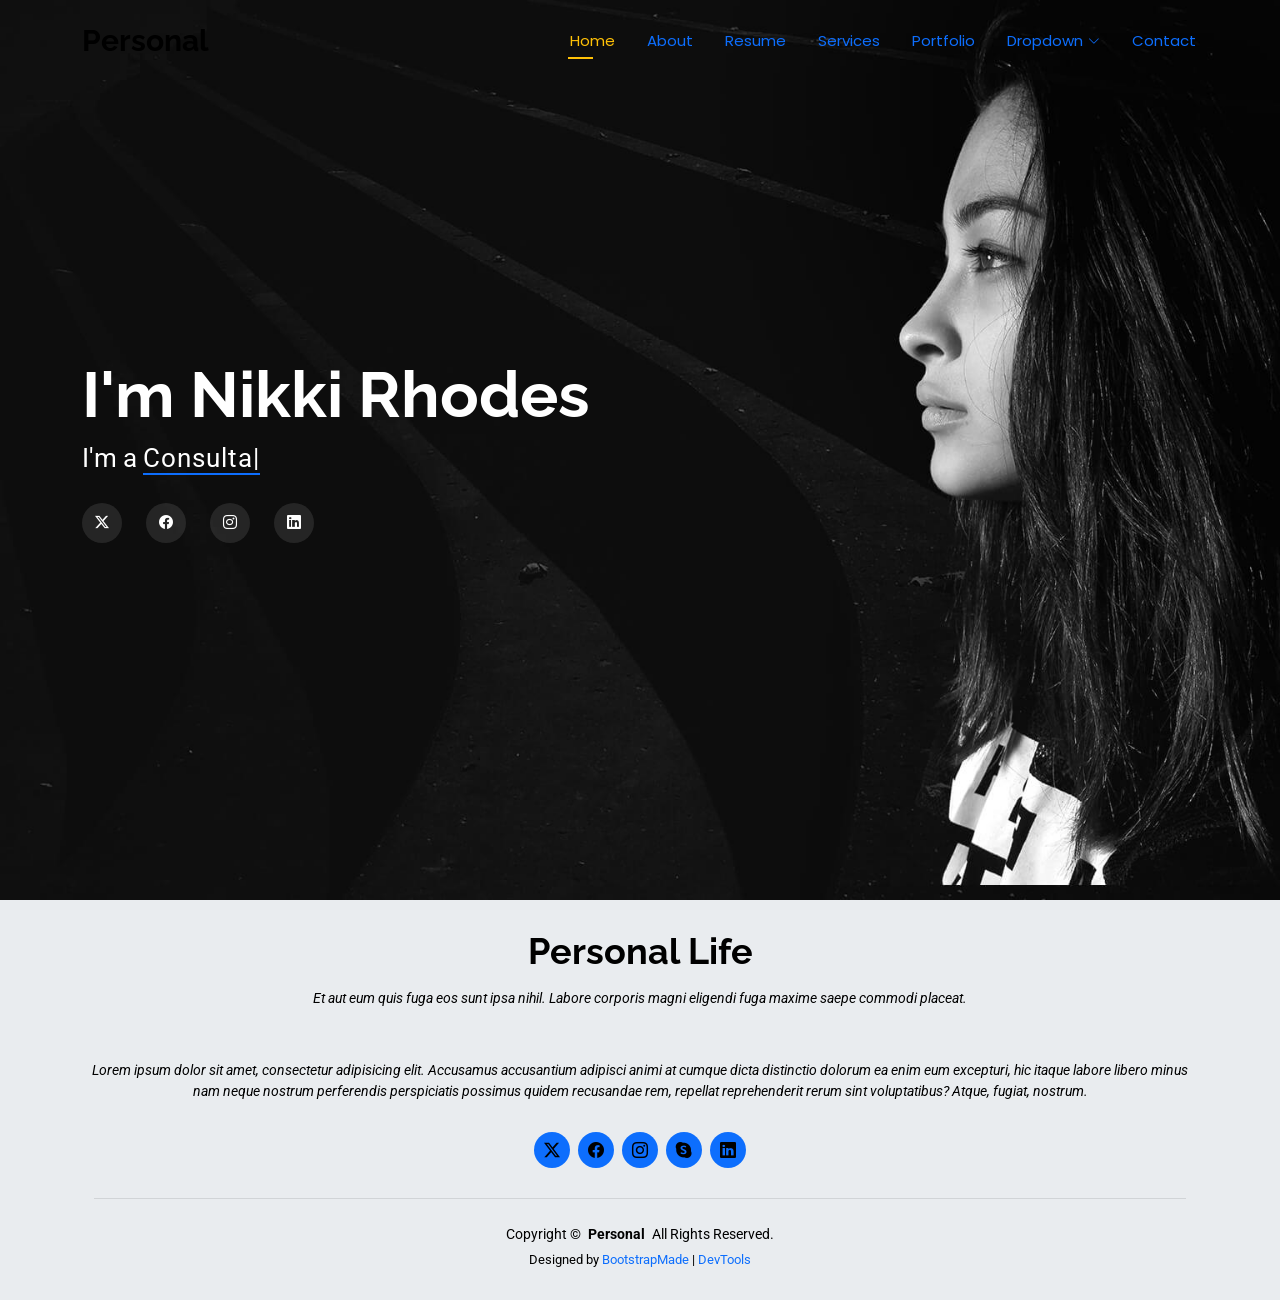
<file: index.html>
<!DOCTYPE html>
<html lang="en">

<head>
  <meta charset="utf-8">
  <meta content="width=device-width, initial-scale=1.0" name="viewport">
  <title>Personal Life</title>
  <meta name="description" content="">
  <meta name="keywords" content="">

  <!-- Favicons -->
  <link href="assets/img/favicon.png" rel="icon">
  <link href="assets/img/apple-touch-icon.png" rel="apple-touch-icon">

  <!-- Fonts -->
  <link href="https://fonts.googleapis.com" rel="preconnect">
  <link href="https://fonts.gstatic.com" rel="preconnect" crossorigin>
  <link href="https://fonts.googleapis.com/css2?family=Roboto:ital,wght@0,100;0,300;0,400;0,500;0,700;0,900;1,100;1,300;1,400;1,500;1,700;1,900&family=Poppins:ital,wght@0,100;0,200;0,300;0,400;0,500;0,600;0,700;0,800;0,900;1,100;1,200;1,300;1,400;1,500;1,600;1,700;1,800;1,900&family=Raleway:ital,wght@0,100;0,200;0,300;0,400;0,500;0,600;0,700;0,800;0,900;1,100;1,200;1,300;1,400;1,500;1,600;1,700;1,800;1,900&display=swap" rel="stylesheet">

  <!-- Vendor CSS Files -->
  <link href="assets/vendor/bootstrap/css/bootstrap.min.css" rel="stylesheet">
  <link href="assets/vendor/bootstrap-icons/bootstrap-icons.css" rel="stylesheet">
  <link href="assets/vendor/aos/aos.css" rel="stylesheet">
  <link href="assets/vendor/swiper/swiper-bundle.min.css" rel="stylesheet">
  <link href="assets/vendor/glightbox/css/glightbox.min.css" rel="stylesheet">

  <!-- Main CSS File -->
  <link href="assets/css/main.css" rel="stylesheet">

  <!-- =======================================================
  * Template Name: Personal
  * Template URL: https://bootstrapmade.com/personal-free-resume-bootstrap-template/
  * Updated: Mar 05 2025 with Bootstrap v5.3.3
  * Author: BootstrapMade.com
  * License: https://bootstrapmade.com/license/
  ======================================================== -->
</head>

<body class="index-page">

  <header id="header" class="header d-flex align-items-center fixed-top">
    <div class="container-fluid container-xl position-relative d-flex align-items-center justify-content-between">

      <a href="index.html" class="logo d-flex align-items-center">
        <!-- Uncomment the line below if you also wish to use an image logo -->
        <!-- <img src="assets/img/logo.webp" alt=""> -->
        <h1 class="sitename">Personal</h1>
      </a>

      <nav id="navmenu" class="navmenu">
        <ul>
          <li><a href="index.html" class="active">Home</a></li>
          <li><a href="about.html">About</a></li>
          <li><a href="resume.html">Resume</a></li>
          <li><a href="services.html">Services</a></li>
          <li><a href="portfolio.html">Portfolio</a></li>
          <li class="dropdown"><a href="#"><span>Dropdown</span> <i class="bi bi-chevron-down toggle-dropdown"></i></a>
            <ul>
              <li><a href="#">My Nature</a></li>
              <li class="dropdown"><a href="#"><span>Deep Dropdown</span> <i class="bi bi-chevron-down toggle-dropdown"></i></a>
                <ul>
                  <li><a href="#">Background</a></li>
                  <li><a href="#">Life</a></li>
                  <li><a href="#">Deep Mystery</a></li>
                  <li><a href="#">Deep Talk</a></li>
                  <li><a href="#">Deep Down</a></li>
                </ul>
              </li>
              <li><a href="#">Drama</a></li>
              <li><a href="#">Motivation</a></li>
              <li><a href="#">Goals</a></li>
            </ul>
          </li>
          <li><a href="contact.html">Contact</a></li>
        </ul>
        <i class="mobile-nav-toggle d-xl-none bi bi-list"></i>
      </nav>

    </div>
  </header>

  <main class="main">

    <!-- Hero Section -->
    <section id="hero" class="hero section dark-background">

      <img src="assets/img/hero-bg.jpg" alt="" data-aos="fade-in">

      <div class="container" data-aos="zoom-out" data-aos-delay="100">
        <h2>I'm Nikki Rhodes</h2>
        <p>I'm a <span class="typed" data-typed-items="Consultant, Developer, Lawyer, Photographer"></span><span class="typed-cursor typed-cursor--blink"></span></p>
        <div class="social-links">
          <a href="#"><i class="bi bi-twitter-x"></i></a>
          <a href="#"><i class="bi bi-facebook"></i></a>
          <a href="#"><i class="bi bi-instagram"></i></a>
          <a href="#"><i class="bi bi-linkedin"></i></a>
        </div>
      </div>

    </section><!-- /Hero Section -->

  </main>

  <footer id="footer" class="footer bg-body-secondary">
    <div class="container">
      <h3 class="sitename">Personal Life</h3>
      <p>Et aut eum quis fuga eos sunt ipsa nihil. Labore corporis magni eligendi fuga maxime saepe commodi placeat.</p>
      <br>
      <p>Lorem ipsum dolor sit amet, consectetur adipisicing elit. Accusamus accusantium adipisci animi at cumque dicta distinctio dolorum ea enim eum excepturi, hic itaque labore libero minus nam neque nostrum perferendis perspiciatis possimus quidem recusandae rem, repellat reprehenderit rerum sint voluptatibus? Atque, fugiat, nostrum.</p>
      <div class="social-links d-flex justify-content-center">
        <a href=""><i class="bi bi-twitter-x"></i></a>
        <a href=""><i class="bi bi-facebook"></i></a>
        <a href=""><i class="bi bi-instagram"></i></a>
        <a href=""><i class="bi bi-skype"></i></a>
        <a href=""><i class="bi bi-linkedin"></i></a>
      </div>
      <div class="container">
        <div class="copyright">
          <span>Copyright</span> &copy <strong class="px-1 sitename">Personal</strong> <span>All Rights Reserved.</span>
        </div>
        <div class="credits">
          <!-- All the links in the footer should remain intact. -->
          <!-- You can delete the links only if you've purchased the pro version. -->
          <!-- Licensing information: https://bootstrapmade.com/license/ -->
          <!-- Purchase the pro version with working PHP/AJAX contact form: [buy-url] -->
          Designed by <a href="https://bootstrapmade.com/">BootstrapMade</a> | <a href="https://bootstrapmade.com/tools/">DevTools</a>
        </div>
      </div>
    </div>
  </footer>

  <!-- Scroll Top -->
  <a href="#" id="scroll-top" class="scroll-top d-flex align-items-center justify-content-center"><i class="bi bi-arrow-up-short"></i></a>

  <!-- Preloader -->
  <div id="preloader"></div>

  <!-- Vendor JS Files -->
  <script src="assets/vendor/bootstrap/js/bootstrap.bundle.min.js"></script>
  <script src="assets/vendor/php-email-form/validate.js"></script>
  <script src="assets/vendor/aos/aos.js"></script>
  <script src="assets/vendor/typed.js/typed.umd.js"></script>
  <script src="assets/vendor/purecounter/purecounter_vanilla.js"></script>
  <script src="assets/vendor/waypoints/noframework.waypoints.js"></script>
  <script src="assets/vendor/swiper/swiper-bundle.min.js"></script>
  <script src="assets/vendor/glightbox/js/glightbox.min.js"></script>
  <script src="assets/vendor/imagesloaded/imagesloaded.pkgd.min.js"></script>
  <script src="assets/vendor/isotope-layout/isotope.pkgd.min.js"></script>

  <!-- Main JS File -->
  <script src="assets/js/main.js"></script>

</body>

</html>
</file>
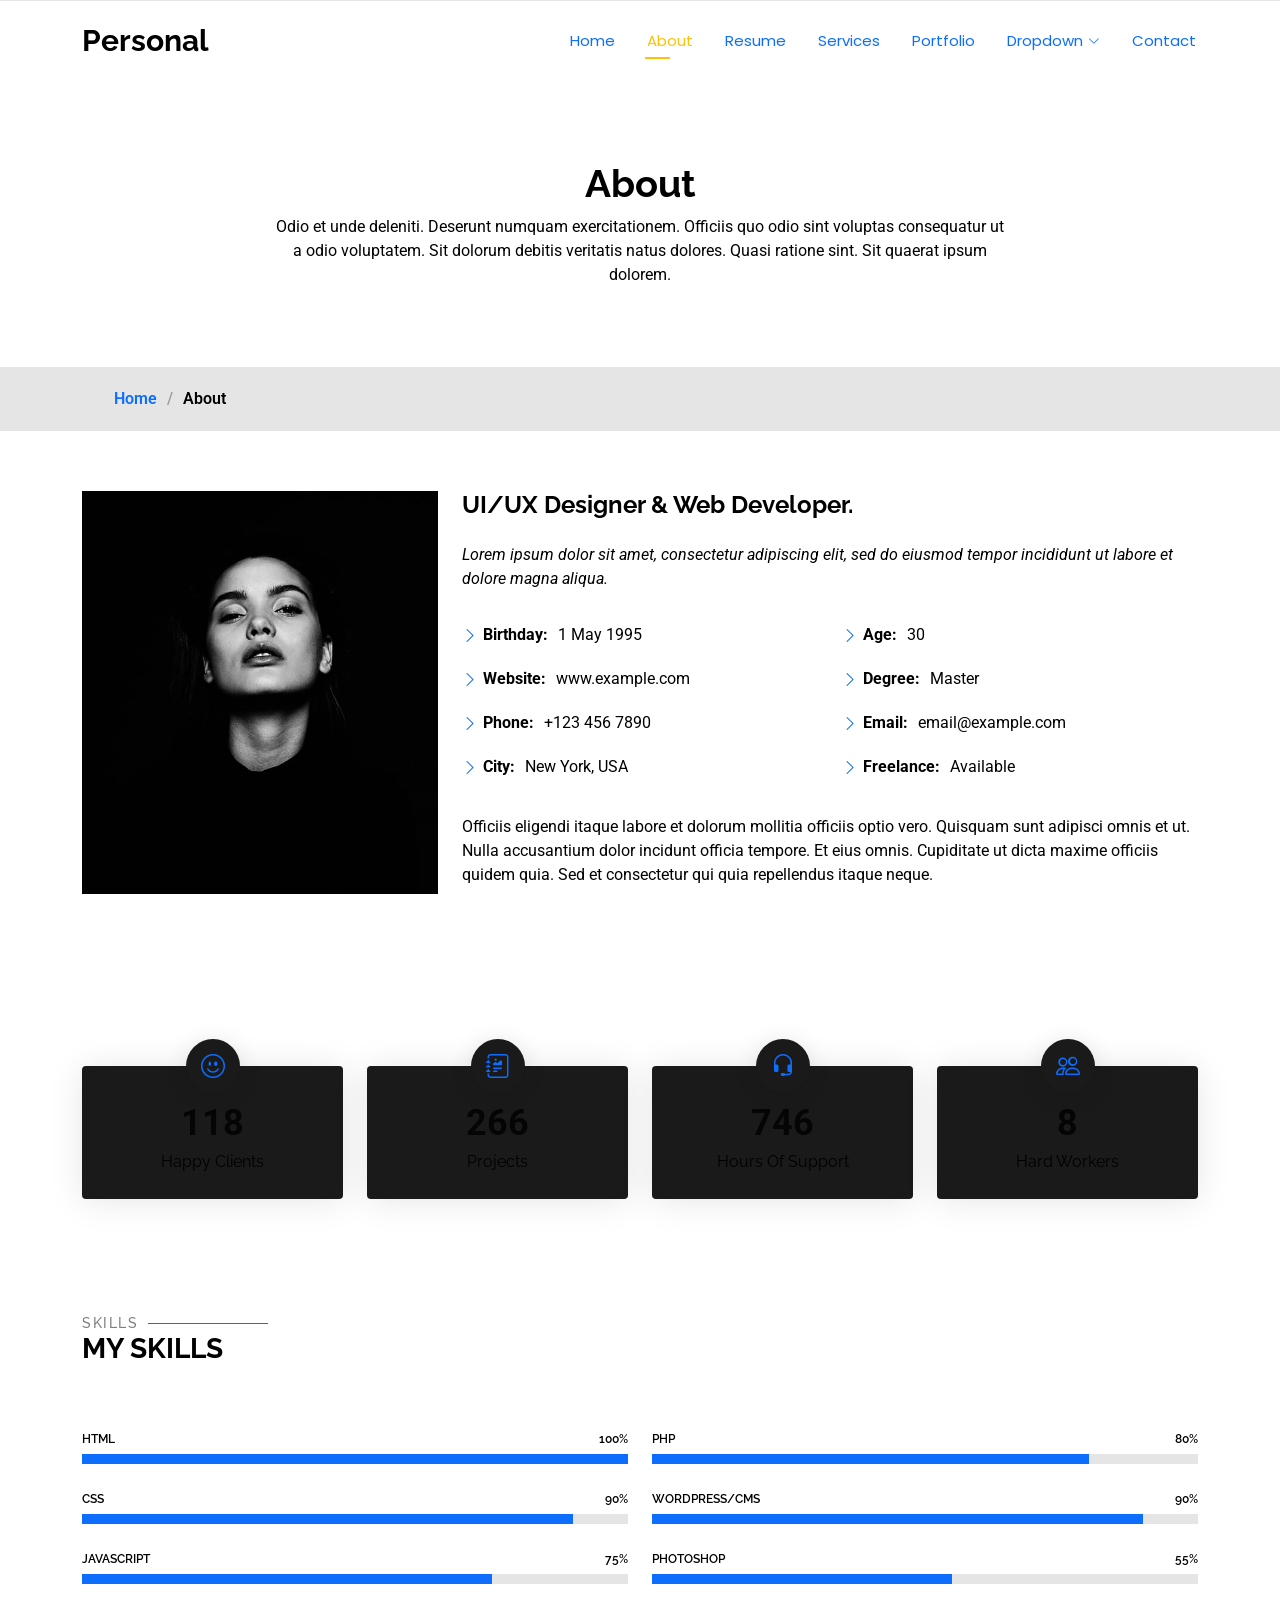
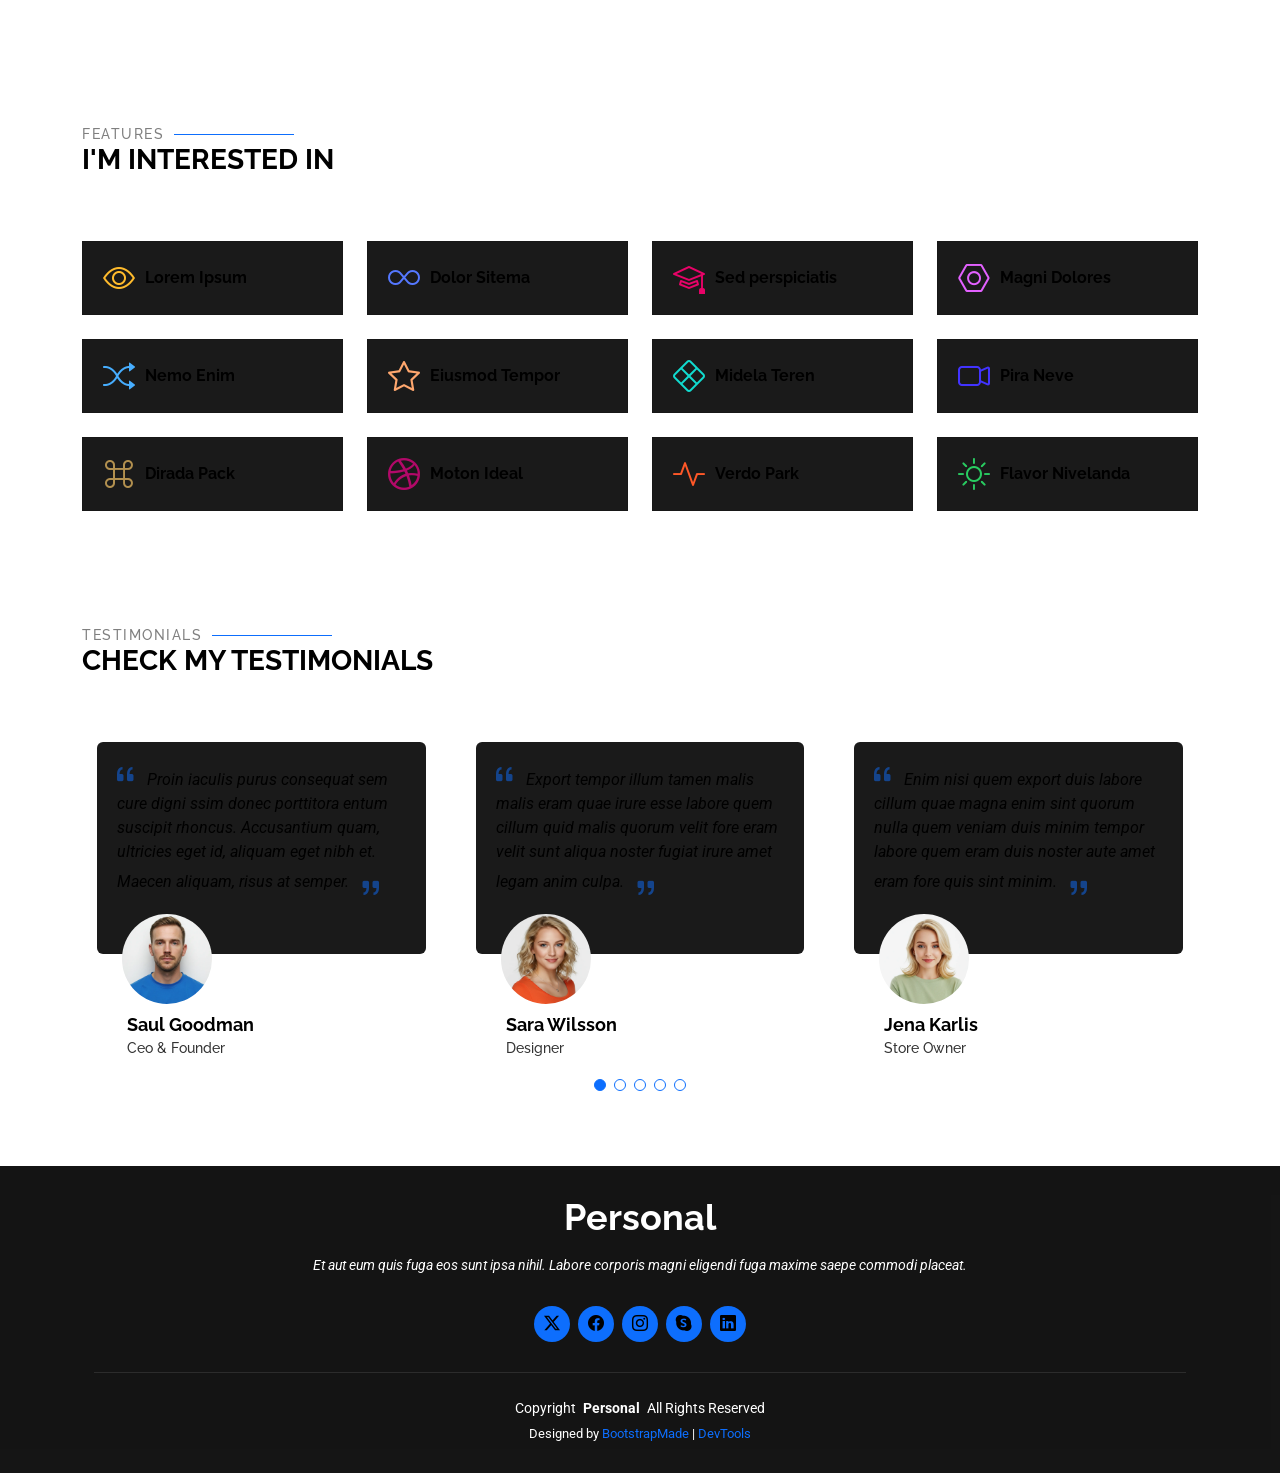
<file: about.html>
<!DOCTYPE html>
<html lang="en">

<head>
  <meta charset="utf-8">
  <meta content="width=device-width, initial-scale=1.0" name="viewport">
  <title>About - Personal Bootstrap Template</title>
  <meta name="description" content="">
  <meta name="keywords" content="">

  <!-- Favicons -->
  <link href="assets/img/favicon.png" rel="icon">
  <link href="assets/img/apple-touch-icon.png" rel="apple-touch-icon">

  <!-- Fonts -->
  <link href="https://fonts.googleapis.com" rel="preconnect">
  <link href="https://fonts.gstatic.com" rel="preconnect" crossorigin>
  <link href="https://fonts.googleapis.com/css2?family=Roboto:ital,wght@0,100;0,300;0,400;0,500;0,700;0,900;1,100;1,300;1,400;1,500;1,700;1,900&family=Poppins:ital,wght@0,100;0,200;0,300;0,400;0,500;0,600;0,700;0,800;0,900;1,100;1,200;1,300;1,400;1,500;1,600;1,700;1,800;1,900&family=Raleway:ital,wght@0,100;0,200;0,300;0,400;0,500;0,600;0,700;0,800;0,900;1,100;1,200;1,300;1,400;1,500;1,600;1,700;1,800;1,900&display=swap" rel="stylesheet">

  <!-- Vendor CSS Files -->
  <link href="assets/vendor/bootstrap/css/bootstrap.min.css" rel="stylesheet">
  <link href="assets/vendor/bootstrap-icons/bootstrap-icons.css" rel="stylesheet">
  <link href="assets/vendor/aos/aos.css" rel="stylesheet">
  <link href="assets/vendor/swiper/swiper-bundle.min.css" rel="stylesheet">
  <link href="assets/vendor/glightbox/css/glightbox.min.css" rel="stylesheet">

  <!-- Main CSS File -->
  <link href="assets/css/main.css" rel="stylesheet">

  <!-- =======================================================
  * Template Name: Personal
  * Template URL: https://bootstrapmade.com/personal-free-resume-bootstrap-template/
  * Updated: Mar 05 2025 with Bootstrap v5.3.3
  * Author: BootstrapMade.com
  * License: https://bootstrapmade.com/license/
  ======================================================== -->
</head>

<body class="about-page">

  <header id="header" class="header d-flex align-items-center fixed-top">
    <div class="container-fluid container-xl position-relative d-flex align-items-center justify-content-between">

      <a href="index.html" class="logo d-flex align-items-center">
        <!-- Uncomment the line below if you also wish to use an image logo -->
        <!-- <img src="assets/img/logo.webp" alt=""> -->
        <h1 class="sitename">Personal</h1>
      </a>

      <nav id="navmenu" class="navmenu">
        <ul>
          <li><a href="index.html">Home</a></li>
          <li><a href="about.html" class="active">About</a></li>
          <li><a href="resume.html">Resume</a></li>
          <li><a href="services.html">Services</a></li>
          <li><a href="portfolio.html">Portfolio</a></li>
          <li class="dropdown"><a href="#"><span>Dropdown</span> <i class="bi bi-chevron-down toggle-dropdown"></i></a>
            <ul>
              <li><a href="#">Dropdown 1</a></li>
              <li class="dropdown"><a href="#"><span>Deep Dropdown</span> <i class="bi bi-chevron-down toggle-dropdown"></i></a>
                <ul>
                  <li><a href="#">Deep Dropdown 1</a></li>
                  <li><a href="#">Deep Dropdown 2</a></li>
                  <li><a href="#">Deep Dropdown 3</a></li>
                  <li><a href="#">Deep Dropdown 4</a></li>
                  <li><a href="#">Deep Dropdown 5</a></li>
                </ul>
              </li>
              <li><a href="#">Dropdown 2</a></li>
              <li><a href="#">Dropdown 3</a></li>
              <li><a href="#">Dropdown 4</a></li>
            </ul>
          </li>
          <li><a href="contact.html">Contact</a></li>
        </ul>
        <i class="mobile-nav-toggle d-xl-none bi bi-list"></i>
      </nav>

    </div>
  </header>

  <main class="main">

    <!-- Page Title -->
    <div class="page-title" data-aos="fade">
      <div class="heading">
        <div class="container">
          <div class="row d-flex justify-content-center text-center">
            <div class="col-lg-8">
              <h1>About</h1>
              <p class="mb-0">Odio et unde deleniti. Deserunt numquam exercitationem. Officiis quo odio sint voluptas consequatur ut a odio voluptatem. Sit dolorum debitis veritatis natus dolores. Quasi ratione sint. Sit quaerat ipsum dolorem.</p>
            </div>
          </div>
        </div>
      </div>
      <nav class="breadcrumbs">
        <div class="container">
          <ol>
            <li><a href="index.html">Home</a></li>
            <li class="current">About</li>
          </ol>
        </div>
      </nav>
    </div><!-- End Page Title -->

    <!-- About Section -->
    <section id="about" class="about section">

      <div class="container" data-aos="fade-up" data-aos-delay="100">

        <div class="row gy-4 justify-content-center">
          <div class="col-lg-4">
            <img src="assets/img/profile-img.jpg" class="img-fluid" alt="">
          </div>
          <div class="col-lg-8 content">
            <h2>UI/UX Designer &amp; Web Developer.</h2>
            <p class="fst-italic py-3">
              Lorem ipsum dolor sit amet, consectetur adipiscing elit, sed do eiusmod tempor incididunt ut labore et dolore
              magna aliqua.
            </p>
            <div class="row">
              <div class="col-lg-6">
                <ul>
                  <li><i class="bi bi-chevron-right"></i> <strong>Birthday:</strong> <span>1 May 1995</span></li>
                  <li><i class="bi bi-chevron-right"></i> <strong>Website:</strong> <span>www.example.com</span></li>
                  <li><i class="bi bi-chevron-right"></i> <strong>Phone:</strong> <span>+123 456 7890</span></li>
                  <li><i class="bi bi-chevron-right"></i> <strong>City:</strong> <span>New York, USA</span></li>
                </ul>
              </div>
              <div class="col-lg-6">
                <ul>
                  <li><i class="bi bi-chevron-right"></i> <strong>Age:</strong> <span>30</span></li>
                  <li><i class="bi bi-chevron-right"></i> <strong>Degree:</strong> <span>Master</span></li>
                  <li><i class="bi bi-chevron-right"></i> <strong>Email:</strong> <span>email@example.com</span></li>
                  <li><i class="bi bi-chevron-right"></i> <strong>Freelance:</strong> <span>Available</span></li>
                </ul>
              </div>
            </div>
            <p class="py-3">
              Officiis eligendi itaque labore et dolorum mollitia officiis optio vero. Quisquam sunt adipisci omnis et ut. Nulla accusantium dolor incidunt officia tempore. Et eius omnis.
              Cupiditate ut dicta maxime officiis quidem quia. Sed et consectetur qui quia repellendus itaque neque.
            </p>
          </div>
        </div>

      </div>

    </section><!-- /About Section -->

    <!-- Stats Section -->
    <section id="stats" class="stats section">

      <div class="container" data-aos="fade-up" data-aos-delay="100">

        <div class="row gy-4">

          <div class="col-lg-3 col-md-6 d-flex flex-column align-items-center">
            <i class="bi bi-emoji-smile"></i>
            <div class="stats-item">
              <span data-purecounter-start="0" data-purecounter-end="232" data-purecounter-duration="1" class="purecounter"></span>
              <p>Happy Clients</p>
            </div>
          </div><!-- End Stats Item -->

          <div class="col-lg-3 col-md-6 d-flex flex-column align-items-center">
            <i class="bi bi-journal-richtext"></i>
            <div class="stats-item">
              <span data-purecounter-start="0" data-purecounter-end="521" data-purecounter-duration="1" class="purecounter"></span>
              <p>Projects</p>
            </div>
          </div><!-- End Stats Item -->

          <div class="col-lg-3 col-md-6 d-flex flex-column align-items-center">
            <i class="bi bi-headset"></i>
            <div class="stats-item">
              <span data-purecounter-start="0" data-purecounter-end="1463" data-purecounter-duration="1" class="purecounter"></span>
              <p>Hours Of Support</p>
            </div>
          </div><!-- End Stats Item -->

          <div class="col-lg-3 col-md-6 d-flex flex-column align-items-center">
            <i class="bi bi-people"></i>
            <div class="stats-item">
              <span data-purecounter-start="0" data-purecounter-end="15" data-purecounter-duration="1" class="purecounter"></span>
              <p>Hard Workers</p>
            </div>
          </div><!-- End Stats Item -->

        </div>

      </div>

    </section><!-- /Stats Section -->

    <!-- Skills Section -->
    <section id="skills" class="skills section">

      <!-- Section Title -->
      <div class="container section-title" data-aos="fade-up">
        <h2>Skills</h2>
        <div><span>My</span> <span class="description-title">Skills</span></div>
      </div><!-- End Section Title -->

      <div class="container" data-aos="fade-up" data-aos-delay="100">

        <div class="row skills-content skills-animation">

          <div class="col-lg-6">

            <div class="progress">
              <span class="skill"><span>HTML</span> <i class="val">100%</i></span>
              <div class="progress-bar-wrap">
                <div class="progress-bar" role="progressbar" aria-valuenow="100" aria-valuemin="0" aria-valuemax="100"></div>
              </div>
            </div><!-- End Skills Item -->

            <div class="progress">
              <span class="skill"><span>CSS</span> <i class="val">90%</i></span>
              <div class="progress-bar-wrap">
                <div class="progress-bar" role="progressbar" aria-valuenow="90" aria-valuemin="0" aria-valuemax="100"></div>
              </div>
            </div><!-- End Skills Item -->

            <div class="progress">
              <span class="skill"><span>JavaScript</span> <i class="val">75%</i></span>
              <div class="progress-bar-wrap">
                <div class="progress-bar" role="progressbar" aria-valuenow="75" aria-valuemin="0" aria-valuemax="100"></div>
              </div>
            </div><!-- End Skills Item -->

          </div>

          <div class="col-lg-6">

            <div class="progress">
              <span class="skill"><span>PHP</span> <i class="val">80%</i></span>
              <div class="progress-bar-wrap">
                <div class="progress-bar" role="progressbar" aria-valuenow="80" aria-valuemin="0" aria-valuemax="100"></div>
              </div>
            </div><!-- End Skills Item -->

            <div class="progress">
              <span class="skill"><span>WordPress/CMS</span> <i class="val">90%</i></span>
              <div class="progress-bar-wrap">
                <div class="progress-bar" role="progressbar" aria-valuenow="90" aria-valuemin="0" aria-valuemax="100"></div>
              </div>
            </div><!-- End Skills Item -->

            <div class="progress">
              <span class="skill"><span>Photoshop</span> <i class="val">55%</i></span>
              <div class="progress-bar-wrap">
                <div class="progress-bar" role="progressbar" aria-valuenow="55" aria-valuemin="0" aria-valuemax="100"></div>
              </div>
            </div><!-- End Skills Item -->

          </div>

        </div>

      </div>

    </section><!-- /Skills Section -->

    <!-- Interests Section -->
    <section id="interests" class="interests section">

      <!-- Section Title -->
      <div class="container section-title" data-aos="fade-up">
        <h2>Features</h2>
        <div><span>I'm</span> <span class="description-title">interested in</span></div>
      </div><!-- End Section Title -->

      <div class="container">

        <div class="row gy-4">

          <div class="col-lg-3 col-md-4" data-aos="fade-up" data-aos-delay="100">
            <div class="features-item">
              <i class="bi bi-eye" style="color: #ffbb2c;"></i>
              <h3><a href="" class="stretched-link">Lorem Ipsum</a></h3>
            </div>
          </div><!-- End Feature Item -->

          <div class="col-lg-3 col-md-4" data-aos="fade-up" data-aos-delay="200">
            <div class="features-item">
              <i class="bi bi-infinity" style="color: #5578ff;"></i>
              <h3><a href="" class="stretched-link">Dolor Sitema</a></h3>
            </div>
          </div><!-- End Feature Item -->

          <div class="col-lg-3 col-md-4" data-aos="fade-up" data-aos-delay="300">
            <div class="features-item">
              <i class="bi bi-mortarboard" style="color: #e80368;"></i>
              <h3><a href="" class="stretched-link">Sed perspiciatis</a></h3>
            </div>
          </div><!-- End Feature Item -->

          <div class="col-lg-3 col-md-4" data-aos="fade-up" data-aos-delay="400">
            <div class="features-item">
              <i class="bi bi-nut" style="color: #e361ff;"></i>
              <h3><a href="" class="stretched-link">Magni Dolores</a></h3>
            </div>
          </div><!-- End Feature Item -->

          <div class="col-lg-3 col-md-4" data-aos="fade-up" data-aos-delay="500">
            <div class="features-item">
              <i class="bi bi-shuffle" style="color: #47aeff;"></i>
              <h3><a href="" class="stretched-link">Nemo Enim</a></h3>
            </div>
          </div><!-- End Feature Item -->

          <div class="col-lg-3 col-md-4" data-aos="fade-up" data-aos-delay="600">
            <div class="features-item">
              <i class="bi bi-star" style="color: #ffa76e;"></i>
              <h3><a href="" class="stretched-link">Eiusmod Tempor</a></h3>
            </div>
          </div><!-- End Feature Item -->

          <div class="col-lg-3 col-md-4" data-aos="fade-up" data-aos-delay="700">
            <div class="features-item">
              <i class="bi bi-x-diamond" style="color: #11dbcf;"></i>
              <h3><a href="" class="stretched-link">Midela Teren</a></h3>
            </div>
          </div><!-- End Feature Item -->

          <div class="col-lg-3 col-md-4" data-aos="fade-up" data-aos-delay="800">
            <div class="features-item">
              <i class="bi bi-camera-video" style="color: #4233ff;"></i>
              <h3><a href="" class="stretched-link">Pira Neve</a></h3>
            </div>
          </div><!-- End Feature Item -->

          <div class="col-lg-3 col-md-4" data-aos="fade-up" data-aos-delay="900">
            <div class="features-item">
              <i class="bi bi-command" style="color: #b2904f;"></i>
              <h3><a href="" class="stretched-link">Dirada Pack</a></h3>
            </div>
          </div><!-- End Feature Item -->

          <div class="col-lg-3 col-md-4" data-aos="fade-up" data-aos-delay="1000">
            <div class="features-item">
              <i class="bi bi-dribbble" style="color: #b20969;"></i>
              <h3><a href="" class="stretched-link">Moton Ideal</a></h3>
            </div>
          </div><!-- End Feature Item -->

          <div class="col-lg-3 col-md-4" data-aos="fade-up" data-aos-delay="1100">
            <div class="features-item">
              <i class="bi bi-activity" style="color: #ff5828;"></i>
              <h3><a href="" class="stretched-link">Verdo Park</a></h3>
            </div>
          </div><!-- End Feature Item -->

          <div class="col-lg-3 col-md-4" data-aos="fade-up" data-aos-delay="1200">
            <div class="features-item">
              <i class="bi bi-brightness-high" style="color: #29cc61;"></i>
              <h3><a href="" class="stretched-link">Flavor Nivelanda</a></h3>
            </div>
          </div><!-- End Feature Item -->

        </div>

      </div>

    </section><!-- /Interests Section -->

    <!-- Testimonials Section -->
    <section id="testimonials" class="testimonials section">

      <!-- Section Title -->
      <div class="container section-title" data-aos="fade-up">
        <h2>Testimonials</h2>
        <div><span>Check my</span> <span class="description-title">Testimonials</span></div>
      </div><!-- End Section Title -->

      <div class="container" data-aos="fade-up" data-aos-delay="100">

        <div class="swiper init-swiper" data-speed="600" data-delay="5000">
          <script type="application/json" class="swiper-config">
            {
              "loop": true,
              "speed": 600,
              "autoplay": {
                "delay": 5000
              },
              "slidesPerView": "auto",
              "pagination": {
                "el": ".swiper-pagination",
                "type": "bullets",
                "clickable": true
              },
              "breakpoints": {
                "320": {
                  "slidesPerView": 1,
                  "spaceBetween": 40
                },
                "1200": {
                  "slidesPerView": 3,
                  "spaceBetween": 20
                }
              }
            }
          </script>
          <div class="swiper-wrapper">

            <div class="swiper-slide">
              <div class="testimonial-item" "="">
            <p>
              <i class=" bi bi-quote quote-icon-left"></i>
                <span>Proin iaculis purus consequat sem cure digni ssim donec porttitora entum suscipit rhoncus. Accusantium quam, ultricies eget id, aliquam eget nibh et. Maecen aliquam, risus at semper.</span>
                <i class="bi bi-quote quote-icon-right"></i>
                </p>
                <img src="assets/img/person/person-m-9.webp" class="testimonial-img" alt="">
                <h3>Saul Goodman</h3>
                <h4>Ceo &amp; Founder</h4>
              </div>
            </div><!-- End testimonial item -->

            <div class="swiper-slide">
              <div class="testimonial-item">
                <p>
                  <i class="bi bi-quote quote-icon-left"></i>
                  <span>Export tempor illum tamen malis malis eram quae irure esse labore quem cillum quid malis quorum velit fore eram velit sunt aliqua noster fugiat irure amet legam anim culpa.</span>
                  <i class="bi bi-quote quote-icon-right"></i>
                </p>
                <img src="assets/img/person/person-f-5.webp" class="testimonial-img" alt="">
                <h3>Sara Wilsson</h3>
                <h4>Designer</h4>
              </div>
            </div><!-- End testimonial item -->

            <div class="swiper-slide">
              <div class="testimonial-item">
                <p>
                  <i class="bi bi-quote quote-icon-left"></i>
                  <span>Enim nisi quem export duis labore cillum quae magna enim sint quorum nulla quem veniam duis minim tempor labore quem eram duis noster aute amet eram fore quis sint minim.</span>
                  <i class="bi bi-quote quote-icon-right"></i>
                </p>
                <img src="assets/img/person/person-f-12.webp" class="testimonial-img" alt="">
                <h3>Jena Karlis</h3>
                <h4>Store Owner</h4>
              </div>
            </div><!-- End testimonial item -->

            <div class="swiper-slide">
              <div class="testimonial-item">
                <p>
                  <i class="bi bi-quote quote-icon-left"></i>
                  <span>Fugiat enim eram quae cillum dolore dolor amet nulla culpa multos export minim fugiat dolor enim duis veniam ipsum anim magna sunt elit fore quem dolore labore illum veniam.</span>
                  <i class="bi bi-quote quote-icon-right"></i>
                </p>
                <img src="assets/img/person/person-m-12.webp" class="testimonial-img" alt="">
                <h3>Matt Brandon</h3>
                <h4>Freelancer</h4>
              </div>
            </div><!-- End testimonial item -->

            <div class="swiper-slide">
              <div class="testimonial-item">
                <p>
                  <i class="bi bi-quote quote-icon-left"></i>
                  <span>Quis quorum aliqua sint quem legam fore sunt eram irure aliqua veniam tempor noster veniam sunt culpa nulla illum cillum fugiat legam esse veniam culpa fore nisi cillum quid.</span>
                  <i class="bi bi-quote quote-icon-right"></i>
                </p>
                <img src="assets/img/person/person-m-13.webp" class="testimonial-img" alt="">
                <h3>John Larson</h3>
                <h4>Entrepreneur</h4>
              </div>
            </div><!-- End testimonial item -->

          </div>
          <div class="swiper-pagination"></div>
        </div>

      </div>

    </section><!-- /Testimonials Section -->

  </main>

  <footer id="footer" class="footer dark-background">
    <div class="container">
      <h3 class="sitename">Personal</h3>
      <p>Et aut eum quis fuga eos sunt ipsa nihil. Labore corporis magni eligendi fuga maxime saepe commodi placeat.</p>
      <div class="social-links d-flex justify-content-center">
        <a href=""><i class="bi bi-twitter-x"></i></a>
        <a href=""><i class="bi bi-facebook"></i></a>
        <a href=""><i class="bi bi-instagram"></i></a>
        <a href=""><i class="bi bi-skype"></i></a>
        <a href=""><i class="bi bi-linkedin"></i></a>
      </div>
      <div class="container">
        <div class="copyright">
          <span>Copyright</span> <strong class="px-1 sitename">Personal</strong> <span>All Rights Reserved</span>
        </div>
        <div class="credits">
          <!-- All the links in the footer should remain intact. -->
          <!-- You can delete the links only if you've purchased the pro version. -->
          <!-- Licensing information: https://bootstrapmade.com/license/ -->
          <!-- Purchase the pro version with working PHP/AJAX contact form: [buy-url] -->
          Designed by <a href="https://bootstrapmade.com/">BootstrapMade</a> | <a href="https://bootstrapmade.com/tools/">DevTools</a>
        </div>
      </div>
    </div>
  </footer>

  <!-- Scroll Top -->
  <a href="#" id="scroll-top" class="scroll-top d-flex align-items-center justify-content-center"><i class="bi bi-arrow-up-short"></i></a>

  <!-- Preloader -->
  <div id="preloader"></div>

  <!-- Vendor JS Files -->
  <script src="assets/vendor/bootstrap/js/bootstrap.bundle.min.js"></script>
  <script src="assets/vendor/php-email-form/validate.js"></script>
  <script src="assets/vendor/aos/aos.js"></script>
  <script src="assets/vendor/typed.js/typed.umd.js"></script>
  <script src="assets/vendor/purecounter/purecounter_vanilla.js"></script>
  <script src="assets/vendor/waypoints/noframework.waypoints.js"></script>
  <script src="assets/vendor/swiper/swiper-bundle.min.js"></script>
  <script src="assets/vendor/glightbox/js/glightbox.min.js"></script>
  <script src="assets/vendor/imagesloaded/imagesloaded.pkgd.min.js"></script>
  <script src="assets/vendor/isotope-layout/isotope.pkgd.min.js"></script>

  <!-- Main JS File -->
  <script src="assets/js/main.js"></script>

</body>

</html>
</file>
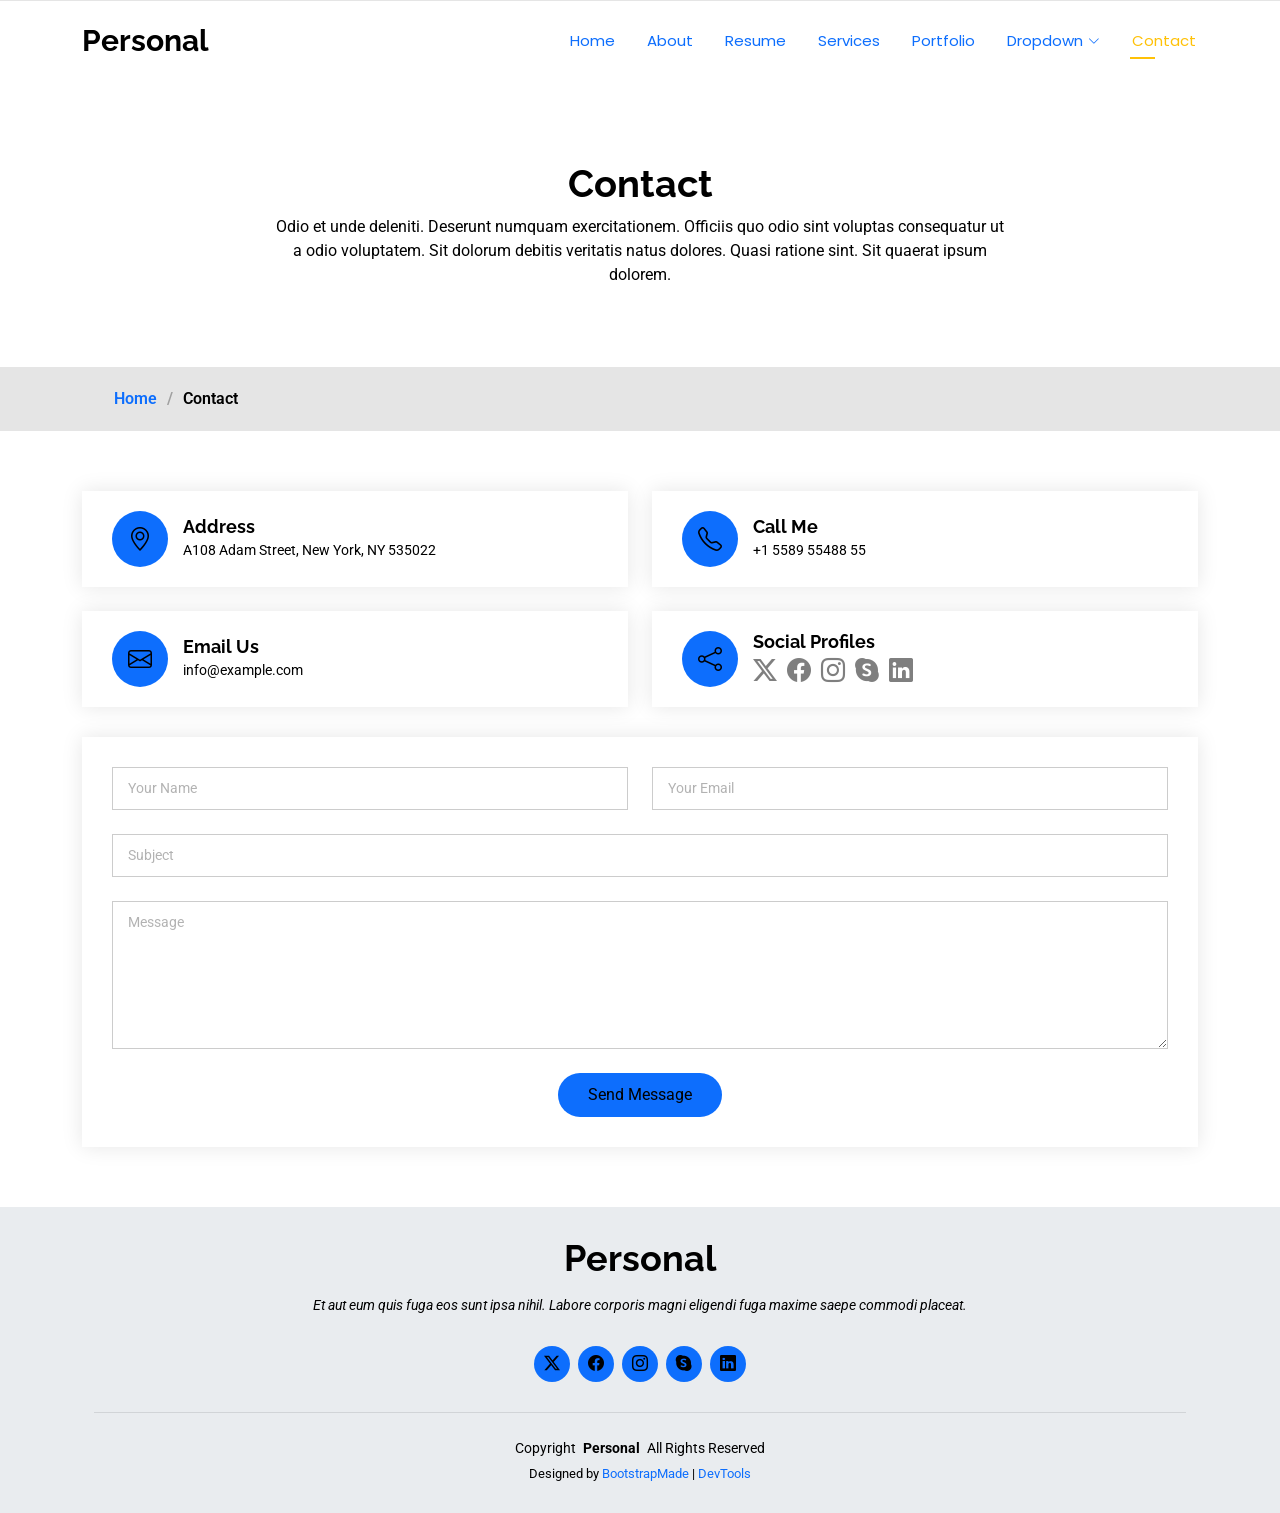
<file: contact.html>
<!DOCTYPE html>
<html lang="en">

<head>
  <meta charset="utf-8">
  <meta content="width=device-width, initial-scale=1.0" name="viewport">
  <title>Contact - Personal Bootstrap Template</title>
  <meta name="description" content="">
  <meta name="keywords" content="">

  <!-- Favicons -->
  <link href="assets/img/favicon.png" rel="icon">
  <link href="assets/img/apple-touch-icon.png" rel="apple-touch-icon">

  <!-- Fonts -->
  <link href="https://fonts.googleapis.com" rel="preconnect">
  <link href="https://fonts.gstatic.com" rel="preconnect" crossorigin>
  <link href="https://fonts.googleapis.com/css2?family=Roboto:ital,wght@0,100;0,300;0,400;0,500;0,700;0,900;1,100;1,300;1,400;1,500;1,700;1,900&family=Poppins:ital,wght@0,100;0,200;0,300;0,400;0,500;0,600;0,700;0,800;0,900;1,100;1,200;1,300;1,400;1,500;1,600;1,700;1,800;1,900&family=Raleway:ital,wght@0,100;0,200;0,300;0,400;0,500;0,600;0,700;0,800;0,900;1,100;1,200;1,300;1,400;1,500;1,600;1,700;1,800;1,900&display=swap" rel="stylesheet">

  <!-- Vendor CSS Files -->
  <link href="assets/vendor/bootstrap/css/bootstrap.min.css" rel="stylesheet">
  <link href="assets/vendor/bootstrap-icons/bootstrap-icons.css" rel="stylesheet">
  <link href="assets/vendor/aos/aos.css" rel="stylesheet">
  <link href="assets/vendor/swiper/swiper-bundle.min.css" rel="stylesheet">
  <link href="assets/vendor/glightbox/css/glightbox.min.css" rel="stylesheet">

  <!-- Main CSS File -->
  <link href="assets/css/main.css" rel="stylesheet">

  <!-- =======================================================
  * Template Name: Personal
  * Template URL: https://bootstrapmade.com/personal-free-resume-bootstrap-template/
  * Updated: Mar 05 2025 with Bootstrap v5.3.3
  * Author: BootstrapMade.com
  * License: https://bootstrapmade.com/license/
  ======================================================== -->
</head>

<body class="contact-page">

  <header id="header" class="header d-flex align-items-center fixed-top">
    <div class="container-fluid container-xl position-relative d-flex align-items-center justify-content-between">

      <a href="index.html" class="logo d-flex align-items-center">
        <!-- Uncomment the line below if you also wish to use an image logo -->
        <!-- <img src="assets/img/logo.webp" alt=""> -->
        <h1 class="sitename">Personal</h1>
      </a>

      <nav id="navmenu" class="navmenu">
        <ul>
          <li><a href="index.html">Home</a></li>
          <li><a href="about.html">About</a></li>
          <li><a href="resume.html">Resume</a></li>
          <li><a href="services.html">Services</a></li>
          <li><a href="portfolio.html">Portfolio</a></li>
          <li class="dropdown"><a href="#"><span>Dropdown</span> <i class="bi bi-chevron-down toggle-dropdown"></i></a>
            <ul>
              <li><a href="#">Dropdown 1</a></li>
              <li class="dropdown"><a href="#"><span>Deep Dropdown</span> <i class="bi bi-chevron-down toggle-dropdown"></i></a>
                <ul>
                  <li><a href="#">Deep Dropdown 1</a></li>
                  <li><a href="#">Deep Dropdown 2</a></li>
                  <li><a href="#">Deep Dropdown 3</a></li>
                  <li><a href="#">Deep Dropdown 4</a></li>
                  <li><a href="#">Deep Dropdown 5</a></li>
                </ul>
              </li>
              <li><a href="#">Dropdown 2</a></li>
              <li><a href="#">Dropdown 3</a></li>
              <li><a href="#">Dropdown 4</a></li>
            </ul>
          </li>
          <li><a href="contact.html" class="active">Contact</a></li>
        </ul>
        <i class="mobile-nav-toggle d-xl-none bi bi-list"></i>
      </nav>

    </div>
  </header>

  <main class="main">

    <!-- Page Title -->
    <div class="page-title" data-aos="fade">
      <div class="heading">
        <div class="container">
          <div class="row d-flex justify-content-center text-center">
            <div class="col-lg-8">
              <h1>Contact</h1>
              <p class="mb-0">Odio et unde deleniti. Deserunt numquam exercitationem. Officiis quo odio sint voluptas consequatur ut a odio voluptatem. Sit dolorum debitis veritatis natus dolores. Quasi ratione sint. Sit quaerat ipsum dolorem.</p>
            </div>
          </div>
        </div>
      </div>
      <nav class="breadcrumbs">
        <div class="container">
          <ol>
            <li><a href="index.html">Home</a></li>
            <li class="current">Contact</li>
          </ol>
        </div>
      </nav>
    </div><!-- End Page Title -->

    <!-- Contact Section -->
    <section id="contact" class="contact section">

      <div class="container" data-aos="fade-up" data-aos-delay="100">

        <div class="row gy-4">

          <div class="col-md-6">
            <div class="info-item d-flex align-items-center" data-aos="fade-up" data-aos-delay="200">
              <i class="icon bi bi-geo-alt flex-shrink-0"></i>
              <div>
                <h3>Address</h3>
                <p>A108 Adam Street, New York, NY 535022</p>
              </div>
            </div>
          </div><!-- End Info Item -->

          <div class="col-md-6">
            <div class="info-item d-flex align-items-center" data-aos="fade-up" data-aos-delay="300">
              <i class="icon bi bi-telephone flex-shrink-0"></i>
              <div>
                <h3>Call Me</h3>
                <p>+1 5589 55488 55</p>
              </div>
            </div>
          </div><!-- End Info Item -->

          <div class="col-md-6">
            <div class="info-item d-flex align-items-center" data-aos="fade-up" data-aos-delay="400">
              <i class="icon bi bi-envelope flex-shrink-0"></i>
              <div>
                <h3>Email Us</h3>
                <p>info@example.com</p>
              </div>
            </div>
          </div><!-- End Info Item -->

          <div class="col-md-6">
            <div class="info-item d-flex align-items-center" data-aos="fade-up" data-aos-delay="500">
              <i class="icon bi bi-share flex-shrink-0"></i>
              <div>
                <h3>Social Profiles</h3>
                <div class="social-links">
                  <a href="#"><i class="bi bi-twitter-x"></i></a>
                  <a href="#"><i class="bi bi-facebook"></i></a>
                  <a href="#"><i class="bi bi-instagram"></i></a>
                  <a href="#"><i class="bi bi-skype"></i></a>
                  <a href="#"><i class="bi bi-linkedin"></i></a>
                </div>
              </div>
            </div>
          </div><!-- End Info Item -->

        </div>

        <form action="forms/contact.php" method="post" class="php-email-form" data-aos="fade-up" data-aos-delay="600">
          <div class="row gy-4">

            <div class="col-md-6">
              <input type="text" name="name" class="form-control" placeholder="Your Name" required="">
            </div>

            <div class="col-md-6 ">
              <input type="email" class="form-control" name="email" placeholder="Your Email" required="">
            </div>

            <div class="col-md-12">
              <input type="text" class="form-control" name="subject" placeholder="Subject" required="">
            </div>

            <div class="col-md-12">
              <textarea class="form-control" name="message" rows="6" placeholder="Message" required=""></textarea>
            </div>

            <div class="col-md-12 text-center">
              <div class="loading">Loading</div>
              <div class="error-message"></div>
              <div class="sent-message">Your message has been sent. Thank you!</div>

              <button type="submit">Send Message</button>
            </div>

          </div>
        </form><!-- End Contact Form -->

      </div>

    </section><!-- /Contact Section -->

  </main>

  <footer id="footer" class="footer bg-body-secondary">
    <div class="container">
      <h3 class="sitename">Personal</h3>
      <p>Et aut eum quis fuga eos sunt ipsa nihil. Labore corporis magni eligendi fuga maxime saepe commodi placeat.</p>
      <div class="social-links d-flex justify-content-center">
        <a href=""><i class="bi bi-twitter-x"></i></a>
        <a href=""><i class="bi bi-facebook"></i></a>
        <a href=""><i class="bi bi-instagram"></i></a>
        <a href=""><i class="bi bi-skype"></i></a>
        <a href=""><i class="bi bi-linkedin"></i></a>
      </div>
      <div class="container">
        <div class="copyright">
          <span>Copyright</span> <strong class="px-1 sitename">Personal</strong> <span>All Rights Reserved</span>
        </div>
        <div class="credits">
          <!-- All the links in the footer should remain intact. -->
          <!-- You can delete the links only if you've purchased the pro version. -->
          <!-- Licensing information: https://bootstrapmade.com/license/ -->
          <!-- Purchase the pro version with working PHP/AJAX contact form: [buy-url] -->
          Designed by <a href="https://bootstrapmade.com/">BootstrapMade</a> | <a href="https://bootstrapmade.com/tools/">DevTools</a>
        </div>
      </div>
    </div>
  </footer>

  <!-- Scroll Top -->
  <a href="#" id="scroll-top" class="scroll-top d-flex align-items-center justify-content-center"><i class="bi bi-arrow-up-short"></i></a>

  <!-- Preloader -->
  <div id="preloader"></div>

  <!-- Vendor JS Files -->
  <script src="assets/vendor/bootstrap/js/bootstrap.bundle.min.js"></script>
  <script src="assets/vendor/php-email-form/validate.js"></script>
  <script src="assets/vendor/aos/aos.js"></script>
  <script src="assets/vendor/typed.js/typed.umd.js"></script>
  <script src="assets/vendor/purecounter/purecounter_vanilla.js"></script>
  <script src="assets/vendor/waypoints/noframework.waypoints.js"></script>
  <script src="assets/vendor/swiper/swiper-bundle.min.js"></script>
  <script src="assets/vendor/glightbox/js/glightbox.min.js"></script>
  <script src="assets/vendor/imagesloaded/imagesloaded.pkgd.min.js"></script>
  <script src="assets/vendor/isotope-layout/isotope.pkgd.min.js"></script>

  <!-- Main JS File -->
  <script src="assets/js/main.js"></script>

</body>

</html>
</file>
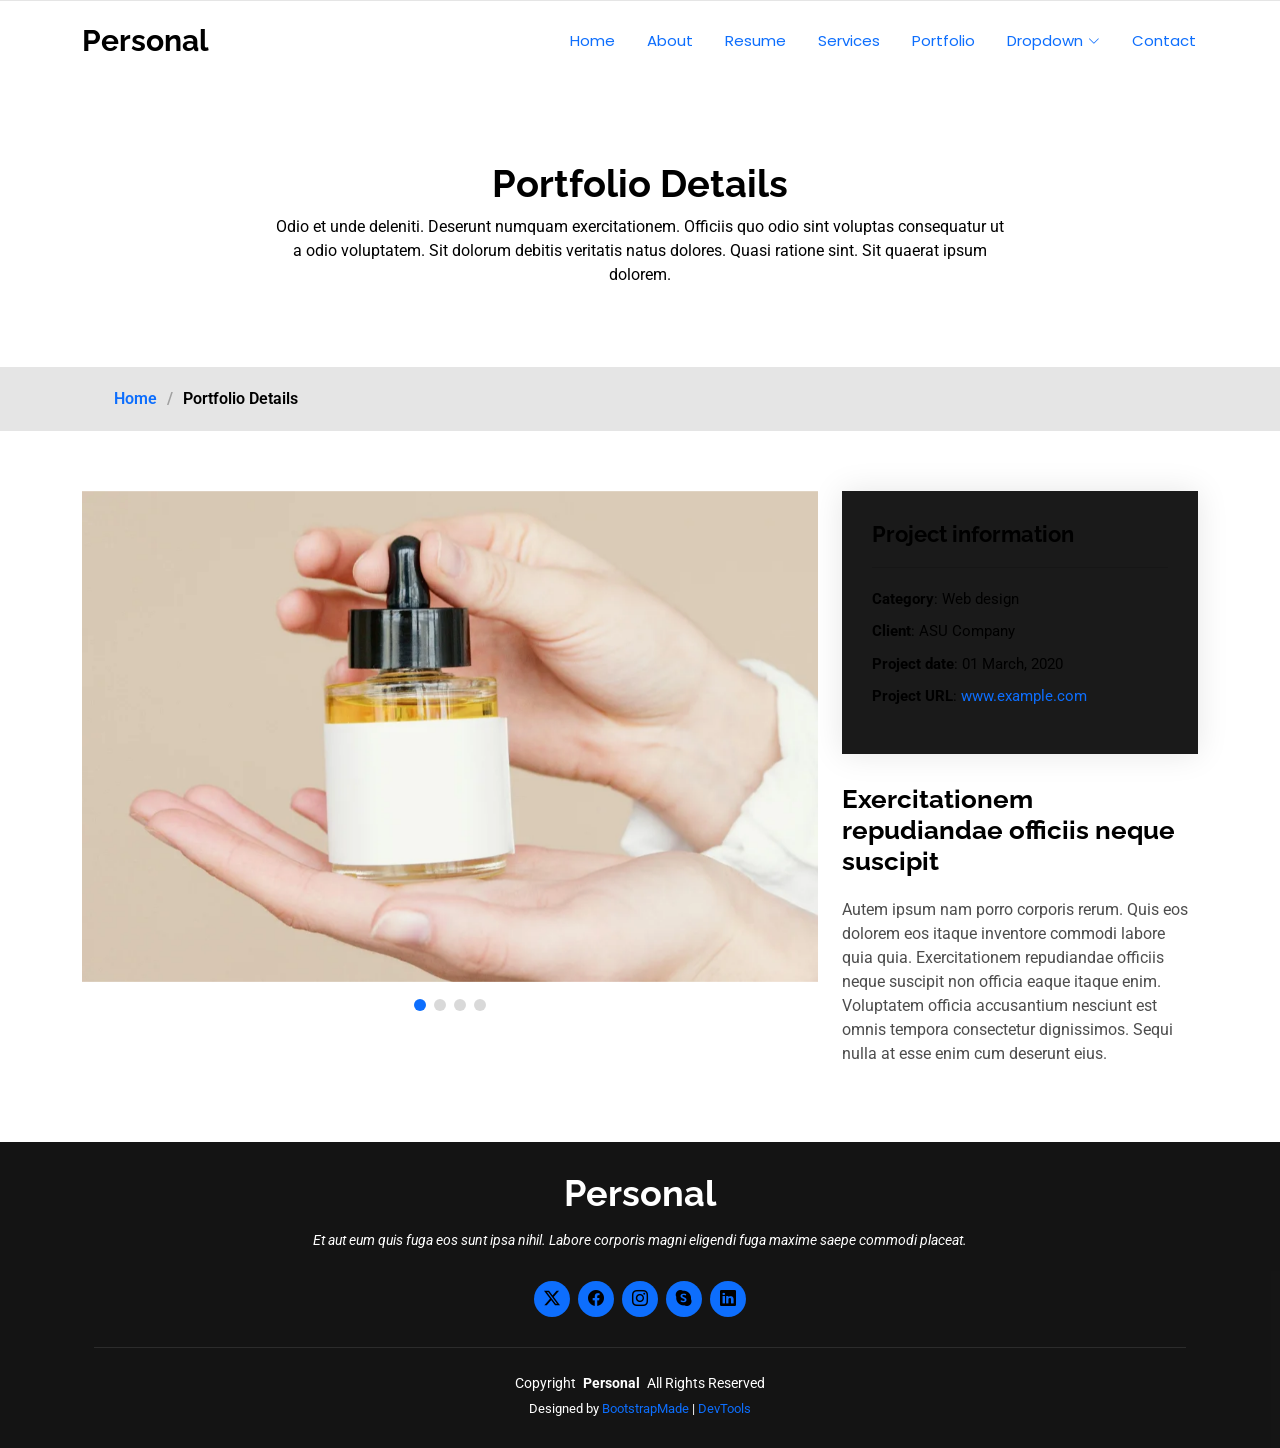
<file: portfolio-details.html>
<!DOCTYPE html>
<html lang="en">

<head>
  <meta charset="utf-8">
  <meta content="width=device-width, initial-scale=1.0" name="viewport">
  <title>Portfolio Details - Personal Bootstrap Template</title>
  <meta name="description" content="">
  <meta name="keywords" content="">

  <!-- Favicons -->
  <link href="assets/img/favicon.png" rel="icon">
  <link href="assets/img/apple-touch-icon.png" rel="apple-touch-icon">

  <!-- Fonts -->
  <link href="https://fonts.googleapis.com" rel="preconnect">
  <link href="https://fonts.gstatic.com" rel="preconnect" crossorigin>
  <link href="https://fonts.googleapis.com/css2?family=Roboto:ital,wght@0,100;0,300;0,400;0,500;0,700;0,900;1,100;1,300;1,400;1,500;1,700;1,900&family=Poppins:ital,wght@0,100;0,200;0,300;0,400;0,500;0,600;0,700;0,800;0,900;1,100;1,200;1,300;1,400;1,500;1,600;1,700;1,800;1,900&family=Raleway:ital,wght@0,100;0,200;0,300;0,400;0,500;0,600;0,700;0,800;0,900;1,100;1,200;1,300;1,400;1,500;1,600;1,700;1,800;1,900&display=swap" rel="stylesheet">

  <!-- Vendor CSS Files -->
  <link href="assets/vendor/bootstrap/css/bootstrap.min.css" rel="stylesheet">
  <link href="assets/vendor/bootstrap-icons/bootstrap-icons.css" rel="stylesheet">
  <link href="assets/vendor/aos/aos.css" rel="stylesheet">
  <link href="assets/vendor/swiper/swiper-bundle.min.css" rel="stylesheet">
  <link href="assets/vendor/glightbox/css/glightbox.min.css" rel="stylesheet">

  <!-- Main CSS File -->
  <link href="assets/css/main.css" rel="stylesheet">

  <!-- =======================================================
  * Template Name: Personal
  * Template URL: https://bootstrapmade.com/personal-free-resume-bootstrap-template/
  * Updated: Mar 05 2025 with Bootstrap v5.3.3
  * Author: BootstrapMade.com
  * License: https://bootstrapmade.com/license/
  ======================================================== -->
</head>

<body class="portfolio-details-page">

  <header id="header" class="header d-flex align-items-center fixed-top">
    <div class="container-fluid container-xl position-relative d-flex align-items-center justify-content-between">

      <a href="index.html" class="logo d-flex align-items-center">
        <!-- Uncomment the line below if you also wish to use an image logo -->
        <!-- <img src="assets/img/logo.webp" alt=""> -->
        <h1 class="sitename">Personal</h1>
      </a>

      <nav id="navmenu" class="navmenu">
        <ul>
          <li><a href="index.html">Home</a></li>
          <li><a href="about.html">About</a></li>
          <li><a href="resume.html">Resume</a></li>
          <li><a href="services.html">Services</a></li>
          <li><a href="portfolio.html">Portfolio</a></li>
          <li class="dropdown"><a href="#"><span>Dropdown</span> <i class="bi bi-chevron-down toggle-dropdown"></i></a>
            <ul>
              <li><a href="#">Dropdown 1</a></li>
              <li class="dropdown"><a href="#"><span>Deep Dropdown</span> <i class="bi bi-chevron-down toggle-dropdown"></i></a>
                <ul>
                  <li><a href="#">Deep Dropdown 1</a></li>
                  <li><a href="#">Deep Dropdown 2</a></li>
                  <li><a href="#">Deep Dropdown 3</a></li>
                  <li><a href="#">Deep Dropdown 4</a></li>
                  <li><a href="#">Deep Dropdown 5</a></li>
                </ul>
              </li>
              <li><a href="#">Dropdown 2</a></li>
              <li><a href="#">Dropdown 3</a></li>
              <li><a href="#">Dropdown 4</a></li>
            </ul>
          </li>
          <li><a href="contact.html">Contact</a></li>
        </ul>
        <i class="mobile-nav-toggle d-xl-none bi bi-list"></i>
      </nav>

    </div>
  </header>

  <main class="main">

    <!-- Page Title -->
    <div class="page-title" data-aos="fade">
      <div class="heading">
        <div class="container">
          <div class="row d-flex justify-content-center text-center">
            <div class="col-lg-8">
              <h1>Portfolio Details</h1>
              <p class="mb-0">Odio et unde deleniti. Deserunt numquam exercitationem. Officiis quo odio sint voluptas consequatur ut a odio voluptatem. Sit dolorum debitis veritatis natus dolores. Quasi ratione sint. Sit quaerat ipsum dolorem.</p>
            </div>
          </div>
        </div>
      </div>
      <nav class="breadcrumbs">
        <div class="container">
          <ol>
            <li><a href="index.html">Home</a></li>
            <li class="current">Portfolio Details</li>
          </ol>
        </div>
      </nav>
    </div><!-- End Page Title -->

    <!-- Portfolio Details Section -->
    <section id="portfolio-details" class="portfolio-details section">

      <div class="container" data-aos="fade-up" data-aos-delay="100">

        <div class="row gy-4">

          <div class="col-lg-8">
            <div class="portfolio-details-slider swiper init-swiper">

              <script type="application/json" class="swiper-config">
                {
                  "loop": true,
                  "speed": 600,
                  "autoplay": {
                    "delay": 5000
                  },
                  "slidesPerView": "auto",
                  "pagination": {
                    "el": ".swiper-pagination",
                    "type": "bullets",
                    "clickable": true
                  }
                }
              </script>

              <div class="swiper-wrapper align-items-center">

                <div class="swiper-slide">
                  <img src="assets/img/portfolio/portfolio-1.webp" alt="">
                </div>

                <div class="swiper-slide">
                  <img src="assets/img/portfolio/portfolio-10.webp" alt="">
                </div>

                <div class="swiper-slide">
                  <img src="assets/img/portfolio/portfolio-7.webp" alt="">
                </div>

                <div class="swiper-slide">
                  <img src="assets/img/portfolio/portfolio-4.webp" alt="">
                </div>

              </div>
              <div class="swiper-pagination"></div>
            </div>
          </div>

          <div class="col-lg-4">
            <div class="portfolio-info" data-aos="fade-up" data-aos-delay="200">
              <h3>Project information</h3>
              <ul>
                <li><strong>Category</strong>: Web design</li>
                <li><strong>Client</strong>: ASU Company</li>
                <li><strong>Project date</strong>: 01 March, 2020</li>
                <li><strong>Project URL</strong>: <a href="#">www.example.com</a></li>
              </ul>
            </div>
            <div class="portfolio-description" data-aos="fade-up" data-aos-delay="300">
              <h2>Exercitationem repudiandae officiis neque suscipit</h2>
              <p>
                Autem ipsum nam porro corporis rerum. Quis eos dolorem eos itaque inventore commodi labore quia quia. Exercitationem repudiandae officiis neque suscipit non officia eaque itaque enim. Voluptatem officia accusantium nesciunt est omnis tempora consectetur dignissimos. Sequi nulla at esse enim cum deserunt eius.
              </p>
            </div>
          </div>

        </div>

      </div>

    </section><!-- /Portfolio Details Section -->

  </main>

  <footer id="footer" class="footer dark-background">
    <div class="container">
      <h3 class="sitename">Personal</h3>
      <p>Et aut eum quis fuga eos sunt ipsa nihil. Labore corporis magni eligendi fuga maxime saepe commodi placeat.</p>
      <div class="social-links d-flex justify-content-center">
        <a href=""><i class="bi bi-twitter-x"></i></a>
        <a href=""><i class="bi bi-facebook"></i></a>
        <a href=""><i class="bi bi-instagram"></i></a>
        <a href=""><i class="bi bi-skype"></i></a>
        <a href=""><i class="bi bi-linkedin"></i></a>
      </div>
      <div class="container">
        <div class="copyright">
          <span>Copyright</span> <strong class="px-1 sitename">Personal</strong> <span>All Rights Reserved</span>
        </div>
        <div class="credits">
          <!-- All the links in the footer should remain intact. -->
          <!-- You can delete the links only if you've purchased the pro version. -->
          <!-- Licensing information: https://bootstrapmade.com/license/ -->
          <!-- Purchase the pro version with working PHP/AJAX contact form: [buy-url] -->
          Designed by <a href="https://bootstrapmade.com/">BootstrapMade</a> | <a href="https://bootstrapmade.com/tools/">DevTools</a>
        </div>
      </div>
    </div>
  </footer>

  <!-- Scroll Top -->
  <a href="#" id="scroll-top" class="scroll-top d-flex align-items-center justify-content-center"><i class="bi bi-arrow-up-short"></i></a>

  <!-- Preloader -->
  <div id="preloader"></div>

  <!-- Vendor JS Files -->
  <script src="assets/vendor/bootstrap/js/bootstrap.bundle.min.js"></script>
  <script src="assets/vendor/php-email-form/validate.js"></script>
  <script src="assets/vendor/aos/aos.js"></script>
  <script src="assets/vendor/typed.js/typed.umd.js"></script>
  <script src="assets/vendor/purecounter/purecounter_vanilla.js"></script>
  <script src="assets/vendor/waypoints/noframework.waypoints.js"></script>
  <script src="assets/vendor/swiper/swiper-bundle.min.js"></script>
  <script src="assets/vendor/glightbox/js/glightbox.min.js"></script>
  <script src="assets/vendor/imagesloaded/imagesloaded.pkgd.min.js"></script>
  <script src="assets/vendor/isotope-layout/isotope.pkgd.min.js"></script>

  <!-- Main JS File -->
  <script src="assets/js/main.js"></script>

</body>

</html>
</file>
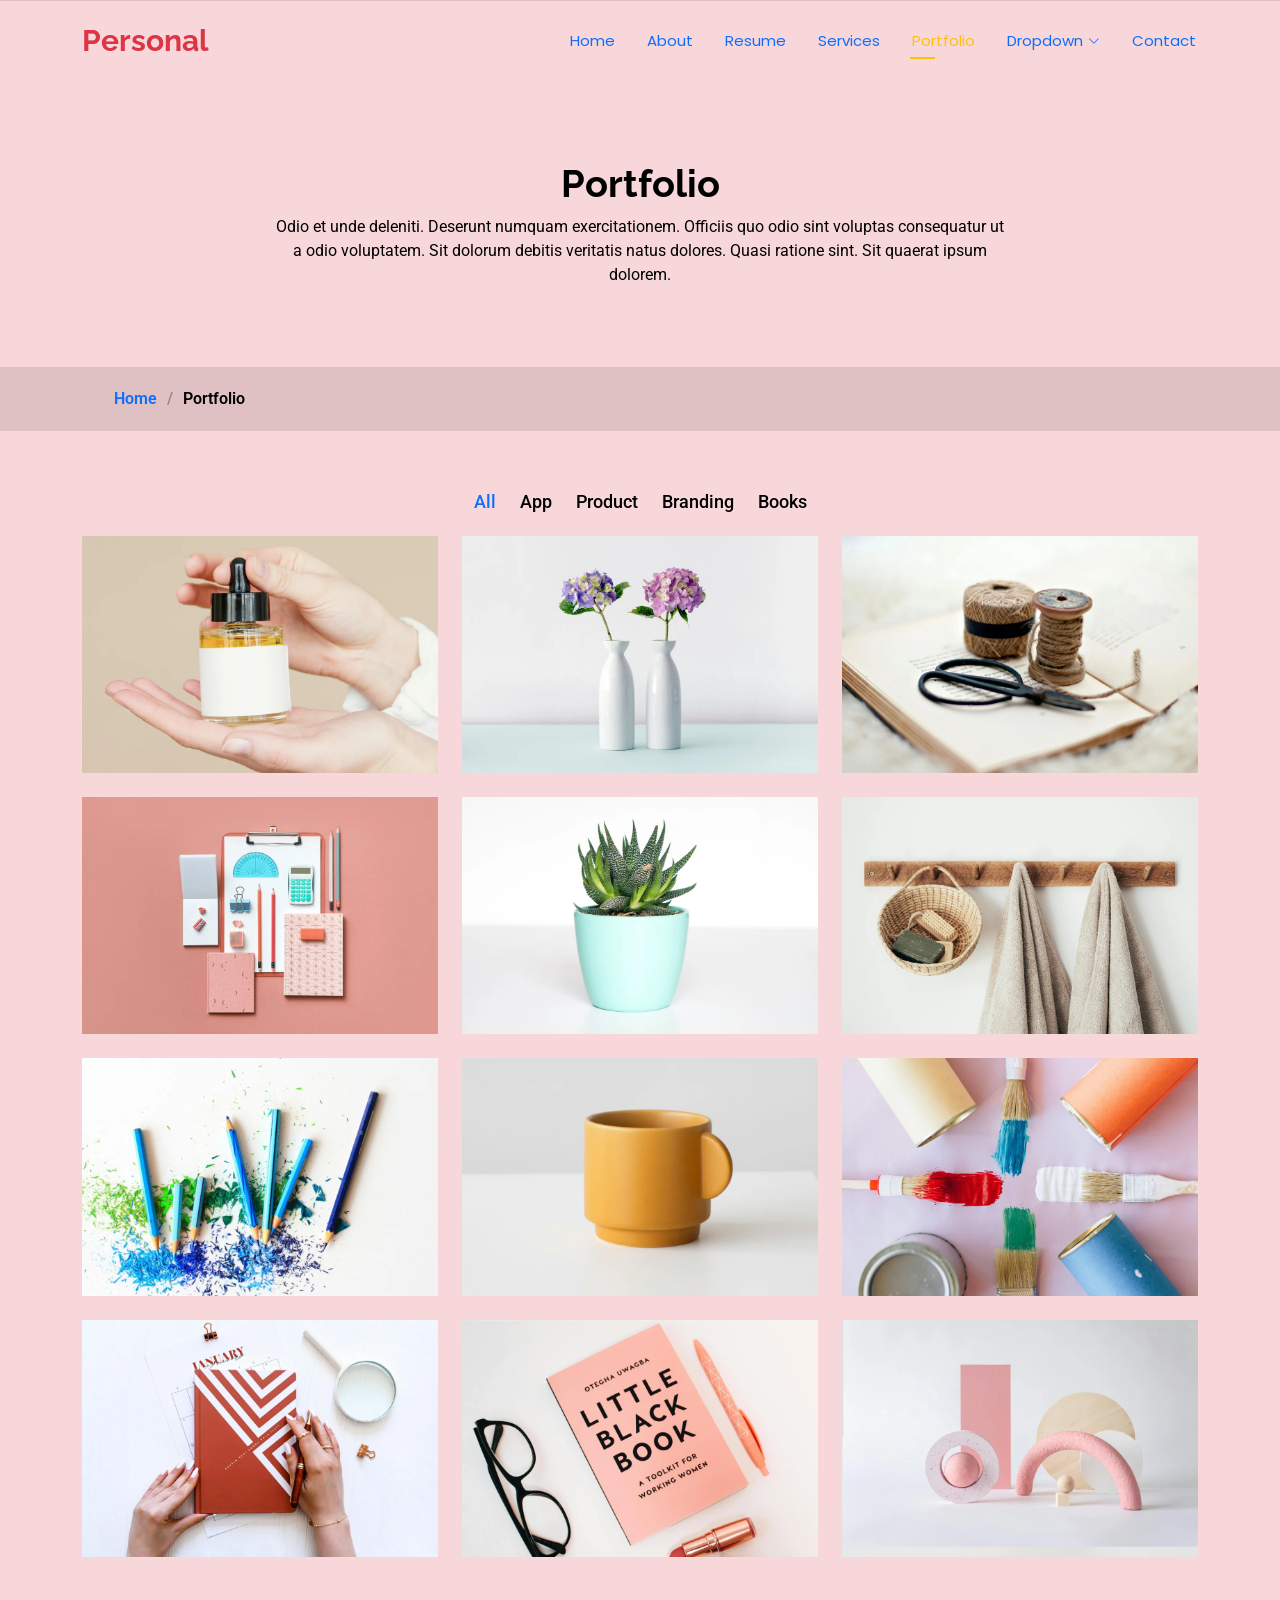
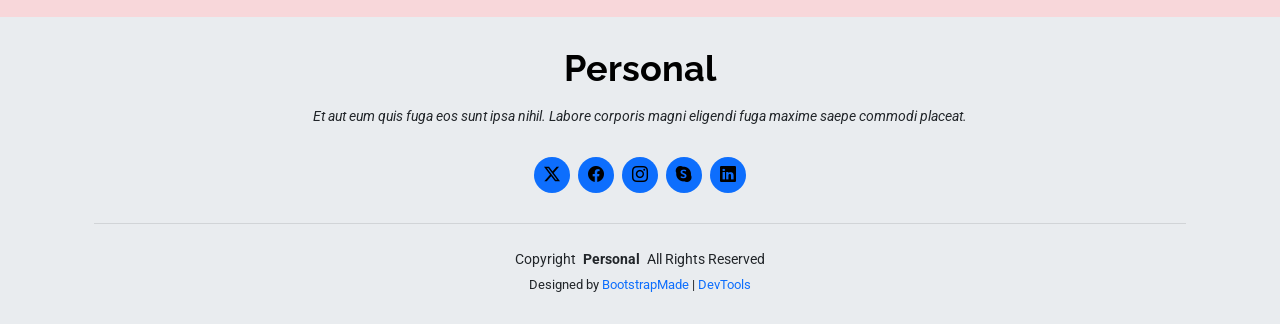
<file: portfolio.html>
<!DOCTYPE html>
<html lang="en">

<head>
  <meta charset="utf-8">
  <meta content="width=device-width, initial-scale=1.0" name="viewport">
  <title>Portfolio</title>
  <meta name="description" content="">
  <meta name="keywords" content="">

  <!-- Favicons -->
  <link href="assets/img/favicon.png" rel="icon">
  <link href="assets/img/apple-touch-icon.png" rel="apple-touch-icon">

  <!-- Fonts -->
  <link href="https://fonts.googleapis.com" rel="preconnect">
  <link href="https://fonts.gstatic.com" rel="preconnect" crossorigin>
  <link href="https://fonts.googleapis.com/css2?family=Roboto:ital,wght@0,100;0,300;0,400;0,500;0,700;0,900;1,100;1,300;1,400;1,500;1,700;1,900&family=Poppins:ital,wght@0,100;0,200;0,300;0,400;0,500;0,600;0,700;0,800;0,900;1,100;1,200;1,300;1,400;1,500;1,600;1,700;1,800;1,900&family=Raleway:ital,wght@0,100;0,200;0,300;0,400;0,500;0,600;0,700;0,800;0,900;1,100;1,200;1,300;1,400;1,500;1,600;1,700;1,800;1,900&display=swap" rel="stylesheet">

  <!-- Vendor CSS Files -->
  <link href="assets/vendor/bootstrap/css/bootstrap.min.css" rel="stylesheet">
  <link href="assets/vendor/bootstrap-icons/bootstrap-icons.css" rel="stylesheet">
  <link href="assets/vendor/aos/aos.css" rel="stylesheet">
  <link href="assets/vendor/swiper/swiper-bundle.min.css" rel="stylesheet">
  <link href="assets/vendor/glightbox/css/glightbox.min.css" rel="stylesheet">

  <!-- Main CSS File -->
  <link href="assets/css/main.css" rel="stylesheet">

  <!-- =======================================================
  * Template Name: Personal
  * Template URL: https://bootstrapmade.com/personal-free-resume-bootstrap-template/
  * Updated: Mar 05 2025 with Bootstrap v5.3.3
  * Author: BootstrapMade.com
  * License: https://bootstrapmade.com/license/
  ======================================================== -->
</head>

<body class="portfolio-page bg-danger-subtle bs-popover-top">

  <header id="header" class="header d-flex align-items-center fixed-top">
    <div class="container-fluid container-xl position-relative d-flex align-items-center justify-content-between text-black">

      <a href="index.html" class="logo d-flex align-items-center">
        <!-- Uncomment the line below if you also wish to use an image logo -->
        <!-- <img src="assets/img/logo.webp" alt=""> -->
        <h1 class="sitename text-danger">Personal</h1>
      </a>

      <nav id="navmenu" class="navmenu">
        <ul>
          <li><a href="index.html">Home</a></li>
          <li><a href="about.html">About</a></li>
          <li><a href="resume.html">Resume</a></li>
          <li><a href="services.html">Services</a></li>
          <li><a href="portfolio.html" class="active">Portfolio</a></li>
          <li class="dropdown"><a href="#"><span>Dropdown</span> <i class="bi bi-chevron-down toggle-dropdown"></i></a>
            <ul>
              <li><a href="#">My Nature</a></li>
              <li class="dropdown"><a href="#"><span>Deep Dropdown</span> <i class="bi bi-chevron-down toggle-dropdown"></i></a>
                <ul>
                  <li><a href="#">Background</a></li>
                  <li><a href="#">Life</a></li>
                  <li><a href="#">Deep Mystery</a></li>
                  <li><a href="#">Deep Talk</a></li>
                  <li><a href="#">Deep Down</a></li>
                </ul>
              </li>
              <li><a href="#">Drama</a></li>
              <li><a href="#">Motivation</a></li>
              <li><a href="#">Goals</a></li>
            </ul>
          </li>
          <li><a href="contact.html">Contact</a></li>
        </ul>
        <i class="mobile-nav-toggle d-xl-none bi bi-list"></i>
      </nav>

    </div>
  </header>

  <main class="main">

    <!-- Page Title -->
    <div class="page-title" data-aos="fade">
      <div class="heading">
        <div class="container">
          <div class="row d-flex justify-content-center text-center">
            <div class="col-lg-8">
              <h1>Portfolio</h1>
              <p class="mb-0">Odio et unde deleniti. Deserunt numquam exercitationem. Officiis quo odio sint voluptas consequatur ut a odio voluptatem. Sit dolorum debitis veritatis natus dolores. Quasi ratione sint. Sit quaerat ipsum dolorem.</p>
            </div>
          </div>
        </div>
      </div>
      <nav class="breadcrumbs">
        <div class="container">
          <ol>
            <li><a href="index.html">Home</a></li>
            <li class="current">Portfolio</li>
          </ol>
        </div>
      </nav>
    </div><!-- End Page Title -->

    <!-- Portfolio Section -->
    <section id="portfolio" class="portfolio section">

      <div class="container">

        <div class="isotope-layout" data-default-filter="*" data-layout="masonry" data-sort="original-order">

          <ul class="portfolio-filters isotope-filters" data-aos="fade-up" data-aos-delay="100">
            <li data-filter="*" class="filter-active">All</li>
            <li data-filter=".filter-app">App</li>
            <li data-filter=".filter-product">Product</li>
            <li data-filter=".filter-branding">Branding</li>
            <li data-filter=".filter-books">Books</li>
          </ul><!-- End Portfolio Filters -->

          <div class="row gy-4 isotope-container" data-aos="fade-up" data-aos-delay="200">

            <div class="col-lg-4 col-md-6 portfolio-item isotope-item filter-app">
              <div class="portfolio-content h-100">
                <img src="assets/img/portfolio/portfolio-1.webp" class="img-fluid" alt="">
                <div class="portfolio-info">
                  <h4>App 1</h4>
                  <p>Lorem ipsum, dolor sit amet consectetur</p>
                  <a href="assets/img/portfolio/portfolio-1.webp" title="App 1" data-gallery="portfolio-gallery-app" class="glightbox preview-link"><i class="bi bi-zoom-in"></i></a>
                  <a href="portfolio-details.html" title="More Details" class="details-link"><i class="bi bi-link-45deg"></i></a>
                </div>
              </div>
            </div><!-- End Portfolio Item -->

            <div class="col-lg-4 col-md-6 portfolio-item isotope-item filter-product">
              <div class="portfolio-content h-100">
                <img src="assets/img/portfolio/portfolio-10.webp" class="img-fluid" alt="">
                <div class="portfolio-info">
                  <h4>Product 1</h4>
                  <p>Lorem ipsum, dolor sit amet consectetur</p>
                  <a href="assets/img/portfolio/portfolio-10.webp" title="Product 1" data-gallery="portfolio-gallery-product" class="glightbox preview-link"><i class="bi bi-zoom-in"></i></a>
                  <a href="portfolio-details.html" title="More Details" class="details-link"><i class="bi bi-link-45deg"></i></a>
                </div>
              </div>
            </div><!-- End Portfolio Item -->

            <div class="col-lg-4 col-md-6 portfolio-item isotope-item filter-branding">
              <div class="portfolio-content h-100">
                <img src="assets/img/portfolio/portfolio-7.webp" class="img-fluid" alt="">
                <div class="portfolio-info">
                  <h4>Branding 1</h4>
                  <p>Lorem ipsum, dolor sit amet consectetur</p>
                  <a href="assets/img/portfolio/portfolio-7.webp" title="Branding 1" data-gallery="portfolio-gallery-branding" class="glightbox preview-link"><i class="bi bi-zoom-in"></i></a>
                  <a href="portfolio-details.html" title="More Details" class="details-link"><i class="bi bi-link-45deg"></i></a>
                </div>
              </div>
            </div><!-- End Portfolio Item -->

            <div class="col-lg-4 col-md-6 portfolio-item isotope-item filter-books">
              <div class="portfolio-content h-100">
                <img src="assets/img/portfolio/portfolio-4.webp" class="img-fluid" alt="">
                <div class="portfolio-info">
                  <h4>Books 1</h4>
                  <p>Lorem ipsum, dolor sit amet consectetur</p>
                  <a href="assets/img/portfolio/portfolio-4.webp" title="Branding 1" data-gallery="portfolio-gallery-book" class="glightbox preview-link"><i class="bi bi-zoom-in"></i></a>
                  <a href="portfolio-details.html" title="More Details" class="details-link"><i class="bi bi-link-45deg"></i></a>
                </div>
              </div>
            </div><!-- End Portfolio Item -->

            <div class="col-lg-4 col-md-6 portfolio-item isotope-item filter-app">
              <div class="portfolio-content h-100">
                <img src="assets/img/portfolio/portfolio-2.webp" class="img-fluid" alt="">
                <div class="portfolio-info">
                  <h4>App 2</h4>
                  <p>Lorem ipsum, dolor sit amet consectetur</p>
                  <a href="assets/img/portfolio/portfolio-2.webp" title="App 2" data-gallery="portfolio-gallery-app" class="glightbox preview-link"><i class="bi bi-zoom-in"></i></a>
                  <a href="portfolio-details.html" title="More Details" class="details-link"><i class="bi bi-link-45deg"></i></a>
                </div>
              </div>
            </div><!-- End Portfolio Item -->

            <div class="col-lg-4 col-md-6 portfolio-item isotope-item filter-product">
              <div class="portfolio-content h-100">
                <img src="assets/img/portfolio/portfolio-11.webp" class="img-fluid" alt="">
                <div class="portfolio-info">
                  <h4>Product 2</h4>
                  <p>Lorem ipsum, dolor sit amet consectetur</p>
                  <a href="assets/img/portfolio/portfolio-11.webp" title="Product 2" data-gallery="portfolio-gallery-product" class="glightbox preview-link"><i class="bi bi-zoom-in"></i></a>
                  <a href="portfolio-details.html" title="More Details" class="details-link"><i class="bi bi-link-45deg"></i></a>
                </div>
              </div>
            </div><!-- End Portfolio Item -->

            <div class="col-lg-4 col-md-6 portfolio-item isotope-item filter-branding">
              <div class="portfolio-content h-100">
                <img src="assets/img/portfolio/portfolio-8.webp" class="img-fluid" alt="">
                <div class="portfolio-info">
                  <h4>Branding 2</h4>
                  <p>Lorem ipsum, dolor sit amet consectetur</p>
                  <a href="assets/img/portfolio/portfolio-8.webp" title="Branding 2" data-gallery="portfolio-gallery-branding" class="glightbox preview-link"><i class="bi bi-zoom-in"></i></a>
                  <a href="portfolio-details.html" title="More Details" class="details-link"><i class="bi bi-link-45deg"></i></a>
                </div>
              </div>
            </div><!-- End Portfolio Item -->

            <div class="col-lg-4 col-md-6 portfolio-item isotope-item filter-books">
              <div class="portfolio-content h-100">
                <img src="assets/img/portfolio/portfolio-5.webp" class="img-fluid" alt="">
                <div class="portfolio-info">
                  <h4>Books 2</h4>
                  <p>Lorem ipsum, dolor sit amet consectetur</p>
                  <a href="assets/img/portfolio/portfolio-5.webp" title="Branding 2" data-gallery="portfolio-gallery-book" class="glightbox preview-link"><i class="bi bi-zoom-in"></i></a>
                  <a href="portfolio-details.html" title="More Details" class="details-link"><i class="bi bi-link-45deg"></i></a>
                </div>
              </div>
            </div><!-- End Portfolio Item -->

            <div class="col-lg-4 col-md-6 portfolio-item isotope-item filter-app">
              <div class="portfolio-content h-100">
                <img src="assets/img/portfolio/portfolio-3.webp" class="img-fluid" alt="">
                <div class="portfolio-info">
                  <h4>App 3</h4>
                  <p>Lorem ipsum, dolor sit amet consectetur</p>
                  <a href="assets/img/portfolio/portfolio-3.webp" title="App 3" data-gallery="portfolio-gallery-app" class="glightbox preview-link"><i class="bi bi-zoom-in"></i></a>
                  <a href="portfolio-details.html" title="More Details" class="details-link"><i class="bi bi-link-45deg"></i></a>
                </div>
              </div>
            </div><!-- End Portfolio Item -->

            <div class="col-lg-4 col-md-6 portfolio-item isotope-item filter-product">
              <div class="portfolio-content h-100">
                <img src="assets/img/portfolio/portfolio-12.webp" class="img-fluid" alt="">
                <div class="portfolio-info">
                  <h4>Product 3</h4>
                  <p>Lorem ipsum, dolor sit amet consectetur</p>
                  <a href="assets/img/portfolio/portfolio-12.webp" title="Product 3" data-gallery="portfolio-gallery-product" class="glightbox preview-link"><i class="bi bi-zoom-in"></i></a>
                  <a href="portfolio-details.html" title="More Details" class="details-link"><i class="bi bi-link-45deg"></i></a>
                </div>
              </div>
            </div><!-- End Portfolio Item -->

            <div class="col-lg-4 col-md-6 portfolio-item isotope-item filter-branding">
              <div class="portfolio-content h-100">
                <img src="assets/img/portfolio/portfolio-9.webp" class="img-fluid" alt="">
                <div class="portfolio-info">
                  <h4>Branding 3</h4>
                  <p>Lorem ipsum, dolor sit amet consectetur</p>
                  <a href="assets/img/portfolio/portfolio-9.webp" title="Branding 2" data-gallery="portfolio-gallery-branding" class="glightbox preview-link"><i class="bi bi-zoom-in"></i></a>
                  <a href="portfolio-details.html" title="More Details" class="details-link"><i class="bi bi-link-45deg"></i></a>
                </div>
              </div>
            </div><!-- End Portfolio Item -->

            <div class="col-lg-4 col-md-6 portfolio-item isotope-item filter-books">
              <div class="portfolio-content h-100">
                <img src="assets/img/portfolio/portfolio-6.webp" class="img-fluid" alt="">
                <div class="portfolio-info">
                  <h4>Books 3</h4>
                  <p>Lorem ipsum, dolor sit amet consectetur</p>
                  <a href="assets/img/portfolio/portfolio-6.webp" title="Branding 3" data-gallery="portfolio-gallery-book" class="glightbox preview-link"><i class="bi bi-zoom-in"></i></a>
                  <a href="portfolio-details.html" title="More Details" class="details-link"><i class="bi bi-link-45deg"></i></a>
                </div>
              </div>
            </div><!-- End Portfolio Item -->

          </div><!-- End Portfolio Container -->

        </div>

      </div>

    </section><!-- /Portfolio Section -->

  </main>

  <footer id="footer" class="footer bg-body-secondary text-dark">
    <div class="container text-dark">
      <h3 class="sitename text-black">Personal</h3>
      <p>Et aut eum quis fuga eos sunt ipsa nihil. Labore corporis magni eligendi fuga maxime saepe commodi placeat.</p>
      <div class="social-links d-flex justify-content-center">
        <a href=""><i class="bi bi-twitter-x"></i></a>
        <a href=""><i class="bi bi-facebook"></i></a>
        <a href=""><i class="bi bi-instagram"></i></a>
        <a href=""><i class="bi bi-skype"></i></a>
        <a href=""><i class="bi bi-linkedin"></i></a>
      </div>
      <div class="container">
        <div class="copyright">
          <span>Copyright</span> <strong class="px-1 sitename">Personal</strong> <span>All Rights Reserved</span>
        </div>
        <div class="credits">
          <!-- All the links in the footer should remain intact. -->
          <!-- You can delete the links only if you've purchased the pro version. -->
          <!-- Licensing information: https://bootstrapmade.com/license/ -->
          <!-- Purchase the pro version with working PHP/AJAX contact form: [buy-url] -->
          Designed by <a href="https://bootstrapmade.com/">BootstrapMade</a> | <a href="https://bootstrapmade.com/tools/">DevTools</a>
        </div>
      </div>
    </div>
  </footer>

  <!-- Scroll Top -->
  <a href="#" id="scroll-top" class="scroll-top d-flex align-items-center justify-content-center"><i class="bi bi-arrow-up-short"></i></a>

  <!-- Preloader -->
  <div id="preloader"></div>

  <!-- Vendor JS Files -->
  <script src="assets/vendor/bootstrap/js/bootstrap.bundle.min.js"></script>
  <script src="assets/vendor/php-email-form/validate.js"></script>
  <script src="assets/vendor/aos/aos.js"></script>
  <script src="assets/vendor/typed.js/typed.umd.js"></script>
  <script src="assets/vendor/purecounter/purecounter_vanilla.js"></script>
  <script src="assets/vendor/waypoints/noframework.waypoints.js"></script>
  <script src="assets/vendor/swiper/swiper-bundle.min.js"></script>
  <script src="assets/vendor/glightbox/js/glightbox.min.js"></script>
  <script src="assets/vendor/imagesloaded/imagesloaded.pkgd.min.js"></script>
  <script src="assets/vendor/isotope-layout/isotope.pkgd.min.js"></script>

  <!-- Main JS File -->
  <script src="assets/js/main.js"></script>

</body>

</html>
</file>
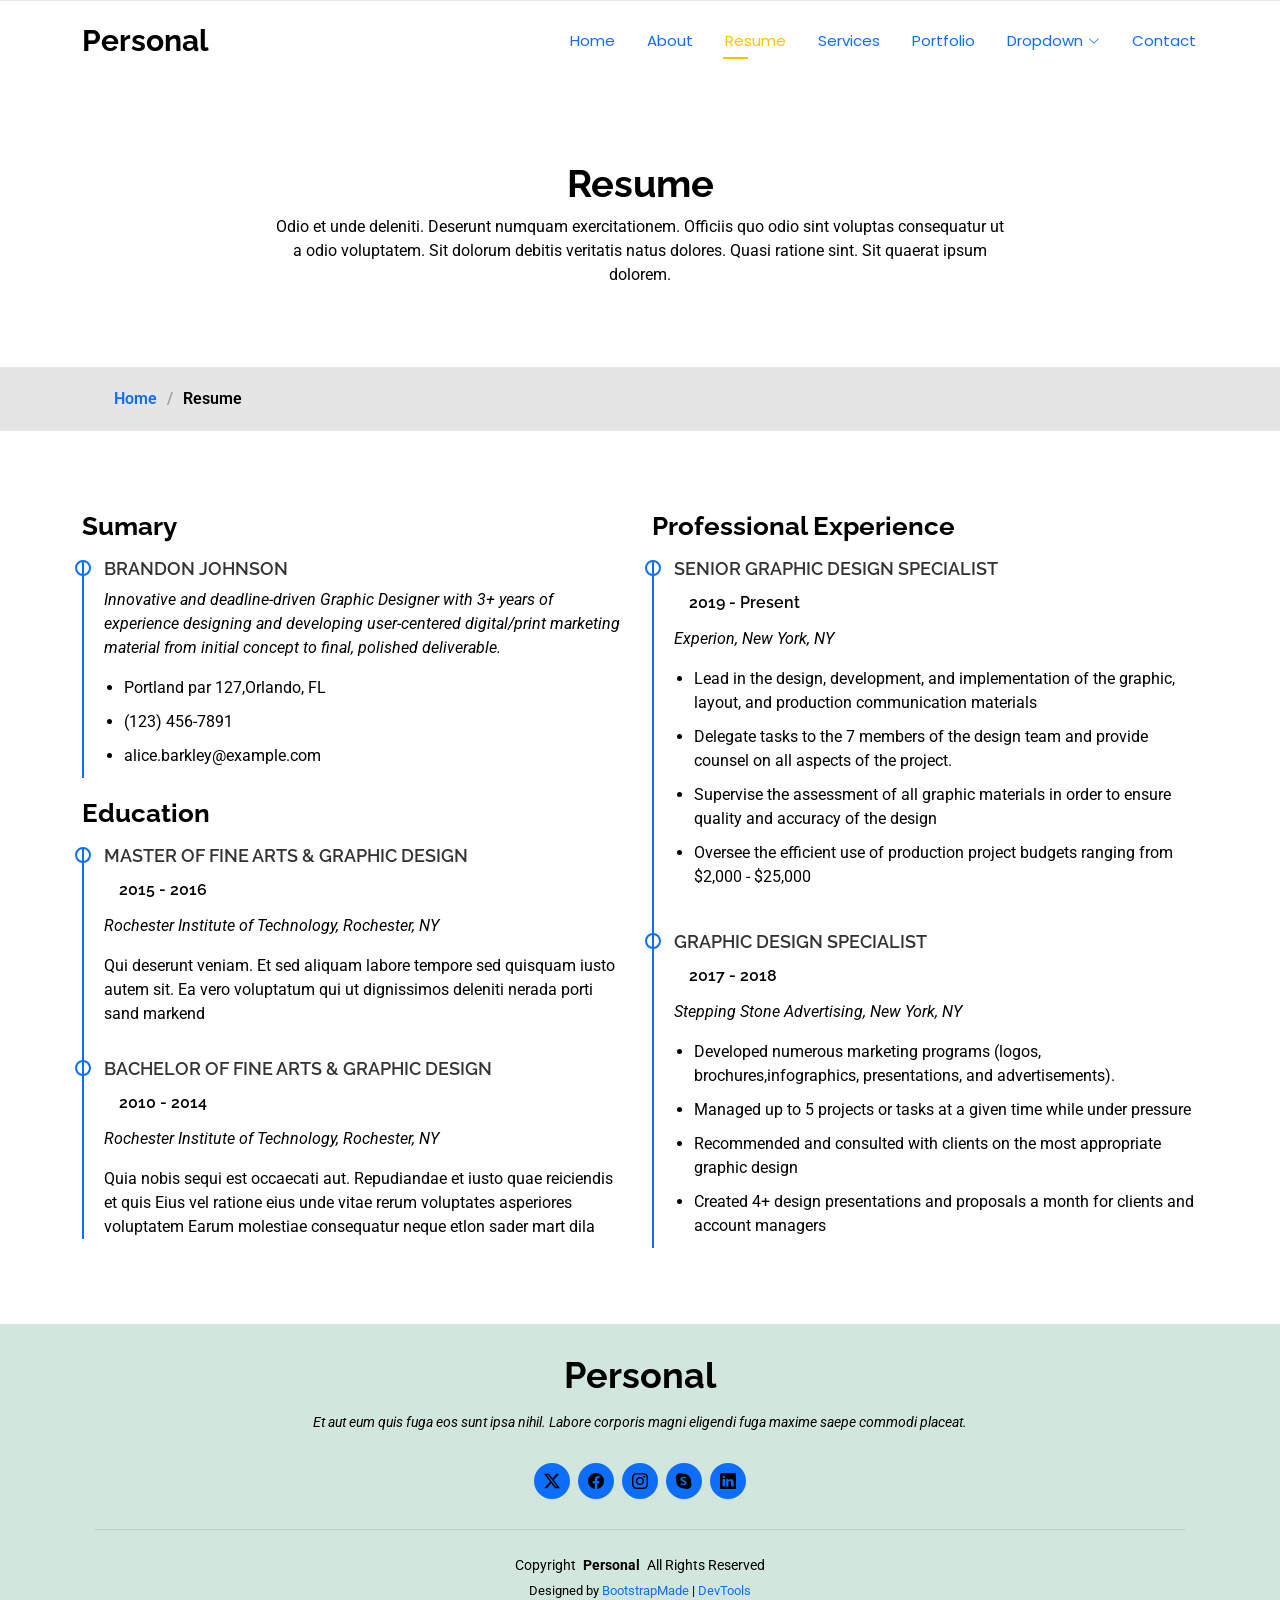
<file: resume.html>
<!DOCTYPE html>
<html lang="en">

<head>
  <meta charset="utf-8">
  <meta content="width=device-width, initial-scale=1.0" name="viewport">
  <title>Resume - Personal Bootstrap Template</title>
  <meta name="description" content="">
  <meta name="keywords" content="">

  <!-- Favicons -->
  <link href="assets/img/favicon.png" rel="icon">
  <link href="assets/img/apple-touch-icon.png" rel="apple-touch-icon">

  <!-- Fonts -->
  <link href="https://fonts.googleapis.com" rel="preconnect">
  <link href="https://fonts.gstatic.com" rel="preconnect" crossorigin>
  <link href="https://fonts.googleapis.com/css2?family=Roboto:ital,wght@0,100;0,300;0,400;0,500;0,700;0,900;1,100;1,300;1,400;1,500;1,700;1,900&family=Poppins:ital,wght@0,100;0,200;0,300;0,400;0,500;0,600;0,700;0,800;0,900;1,100;1,200;1,300;1,400;1,500;1,600;1,700;1,800;1,900&family=Raleway:ital,wght@0,100;0,200;0,300;0,400;0,500;0,600;0,700;0,800;0,900;1,100;1,200;1,300;1,400;1,500;1,600;1,700;1,800;1,900&display=swap" rel="stylesheet">

  <!-- Vendor CSS Files -->
  <link href="assets/vendor/bootstrap/css/bootstrap.min.css" rel="stylesheet">
  <link href="assets/vendor/bootstrap-icons/bootstrap-icons.css" rel="stylesheet">
  <link href="assets/vendor/aos/aos.css" rel="stylesheet">
  <link href="assets/vendor/swiper/swiper-bundle.min.css" rel="stylesheet">
  <link href="assets/vendor/glightbox/css/glightbox.min.css" rel="stylesheet">

  <!-- Main CSS File -->
  <link href="assets/css/main.css" rel="stylesheet">

  <!-- =======================================================
  * Template Name: Personal
  * Template URL: https://bootstrapmade.com/personal-free-resume-bootstrap-template/
  * Updated: Mar 05 2025 with Bootstrap v5.3.3
  * Author: BootstrapMade.com
  * License: https://bootstrapmade.com/license/
  ======================================================== -->
</head>

<body class="resume-page">

  <header id="header" class="header d-flex align-items-center fixed-top">
    <div class="container-fluid container-xl position-relative d-flex align-items-center justify-content-between">

      <a href="index.html" class="logo d-flex align-items-center">
        <!-- Uncomment the line below if you also wish to use an image logo -->
        <!-- <img src="assets/img/logo.webp" alt=""> -->
        <h1 class="sitename">Personal</h1>
      </a>

      <nav id="navmenu" class="navmenu">
        <ul>
          <li><a href="index.html">Home</a></li>
          <li><a href="about.html">About</a></li>
          <li><a href="resume.html" class="active">Resume</a></li>
          <li><a href="services.html">Services</a></li>
          <li><a href="portfolio.html">Portfolio</a></li>
          <li class="dropdown"><a href="#"><span>Dropdown</span> <i class="bi bi-chevron-down toggle-dropdown"></i></a>
            <ul>
              <li><a href="#">Dropdown 1</a></li>
              <li class="dropdown"><a href="#"><span>Deep Dropdown</span> <i class="bi bi-chevron-down toggle-dropdown"></i></a>
                <ul>
                  <li><a href="#">Deep Dropdown 1</a></li>
                  <li><a href="#">Deep Dropdown 2</a></li>
                  <li><a href="#">Deep Dropdown 3</a></li>
                  <li><a href="#">Deep Dropdown 4</a></li>
                  <li><a href="#">Deep Dropdown 5</a></li>
                </ul>
              </li>
              <li><a href="#">Dropdown 2</a></li>
              <li><a href="#">Dropdown 3</a></li>
              <li><a href="#">Dropdown 4</a></li>
            </ul>
          </li>
          <li><a href="contact.html">Contact</a></li>
        </ul>
        <i class="mobile-nav-toggle d-xl-none bi bi-list"></i>
      </nav>

    </div>
  </header>

  <main class="main">

    <!-- Page Title -->
    <div class="page-title" data-aos="fade">
      <div class="heading">
        <div class="container">
          <div class="row d-flex justify-content-center text-center">
            <div class="col-lg-8">
              <h1>Resume</h1>
              <p class="mb-0">Odio et unde deleniti. Deserunt numquam exercitationem. Officiis quo odio sint voluptas consequatur ut a odio voluptatem. Sit dolorum debitis veritatis natus dolores. Quasi ratione sint. Sit quaerat ipsum dolorem.</p>
            </div>
          </div>
        </div>
      </div>
      <nav class="breadcrumbs">
        <div class="container">
          <ol>
            <li><a href="index.html">Home</a></li>
            <li class="current">Resume</li>
          </ol>
        </div>
      </nav>
    </div><!-- End Page Title -->

    <!-- Resume Section -->
    <section id="resume" class="resume section">

      <div class="container">

        <div class="row">

          <div class="col-lg-6" data-aos="fade-up" data-aos-delay="100">
            <h3 class="resume-title">Sumary</h3>

            <div class="resume-item pb-0">
              <h4>Brandon Johnson</h4>
              <p><em>Innovative and deadline-driven Graphic Designer with 3+ years of experience designing and developing user-centered digital/print marketing material from initial concept to final, polished deliverable.</em></p>
              <ul>
                <li>Portland par 127,Orlando, FL</li>
                <li>(123) 456-7891</li>
                <li>alice.barkley@example.com</li>
              </ul>
            </div><!-- Edn Resume Item -->

            <h3 class="resume-title">Education</h3>
            <div class="resume-item">
              <h4>Master of Fine Arts &amp; Graphic Design</h4>
              <h5>2015 - 2016</h5>
              <p><em>Rochester Institute of Technology, Rochester, NY</em></p>
              <p>Qui deserunt veniam. Et sed aliquam labore tempore sed quisquam iusto autem sit. Ea vero voluptatum qui ut dignissimos deleniti nerada porti sand markend</p>
            </div><!-- Edn Resume Item -->

            <div class="resume-item">
              <h4>Bachelor of Fine Arts &amp; Graphic Design</h4>
              <h5>2010 - 2014</h5>
              <p><em>Rochester Institute of Technology, Rochester, NY</em></p>
              <p>Quia nobis sequi est occaecati aut. Repudiandae et iusto quae reiciendis et quis Eius vel ratione eius unde vitae rerum voluptates asperiores voluptatem Earum molestiae consequatur neque etlon sader mart dila</p>
            </div><!-- Edn Resume Item -->

          </div>

          <div class="col-lg-6" data-aos="fade-up" data-aos-delay="200">
            <h3 class="resume-title">Professional Experience</h3>
            <div class="resume-item">
              <h4>Senior graphic design specialist</h4>
              <h5>2019 - Present</h5>
              <p><em>Experion, New York, NY </em></p>
              <ul>
                <li>Lead in the design, development, and implementation of the graphic, layout, and production communication materials</li>
                <li>Delegate tasks to the 7 members of the design team and provide counsel on all aspects of the project. </li>
                <li>Supervise the assessment of all graphic materials in order to ensure quality and accuracy of the design</li>
                <li>Oversee the efficient use of production project budgets ranging from $2,000 - $25,000</li>
              </ul>
            </div><!-- Edn Resume Item -->

            <div class="resume-item">
              <h4>Graphic design specialist</h4>
              <h5>2017 - 2018</h5>
              <p><em>Stepping Stone Advertising, New York, NY</em></p>
              <ul>
                <li>Developed numerous marketing programs (logos, brochures,infographics, presentations, and advertisements).</li>
                <li>Managed up to 5 projects or tasks at a given time while under pressure</li>
                <li>Recommended and consulted with clients on the most appropriate graphic design</li>
                <li>Created 4+ design presentations and proposals a month for clients and account managers</li>
              </ul>
            </div><!-- Edn Resume Item -->

          </div>

        </div>

      </div>

    </section><!-- /Resume Section -->

  </main>

  <footer id="footer" class="footer bg-success-subtle">
    <div class="container">
      <h3 class="sitename">Personal</h3>
      <p>Et aut eum quis fuga eos sunt ipsa nihil. Labore corporis magni eligendi fuga maxime saepe commodi placeat.</p>
      <div class="social-links d-flex justify-content-center">
        <a href=""><i class="bi bi-twitter-x"></i></a>
        <a href=""><i class="bi bi-facebook"></i></a>
        <a href=""><i class="bi bi-instagram"></i></a>
        <a href=""><i class="bi bi-skype"></i></a>
        <a href=""><i class="bi bi-linkedin"></i></a>
      </div>
      <div class="container">
        <div class="copyright">
          <span>Copyright</span> <strong class="px-1 sitename">Personal</strong> <span>All Rights Reserved</span>
        </div>
        <div class="credits">
          <!-- All the links in the footer should remain intact. -->
          <!-- You can delete the links only if you've purchased the pro version. -->
          <!-- Licensing information: https://bootstrapmade.com/license/ -->
          <!-- Purchase the pro version with working PHP/AJAX contact form: [buy-url] -->
          Designed by <a href="https://bootstrapmade.com/">BootstrapMade</a> | <a href="https://bootstrapmade.com/tools/">DevTools</a>
        </div>
      </div>
    </div>
  </footer>

  <!-- Scroll Top -->
  <a href="#" id="scroll-top" class="scroll-top d-flex align-items-center justify-content-center"><i class="bi bi-arrow-up-short"></i></a>

  <!-- Preloader -->
  <div id="preloader"></div>

  <!-- Vendor JS Files -->
  <script src="assets/vendor/bootstrap/js/bootstrap.bundle.min.js"></script>
  <script src="assets/vendor/php-email-form/validate.js"></script>
  <script src="assets/vendor/aos/aos.js"></script>
  <script src="assets/vendor/typed.js/typed.umd.js"></script>
  <script src="assets/vendor/purecounter/purecounter_vanilla.js"></script>
  <script src="assets/vendor/waypoints/noframework.waypoints.js"></script>
  <script src="assets/vendor/swiper/swiper-bundle.min.js"></script>
  <script src="assets/vendor/glightbox/js/glightbox.min.js"></script>
  <script src="assets/vendor/imagesloaded/imagesloaded.pkgd.min.js"></script>
  <script src="assets/vendor/isotope-layout/isotope.pkgd.min.js"></script>

  <!-- Main JS File -->
  <script src="assets/js/main.js"></script>

</body>

</html>
</file>
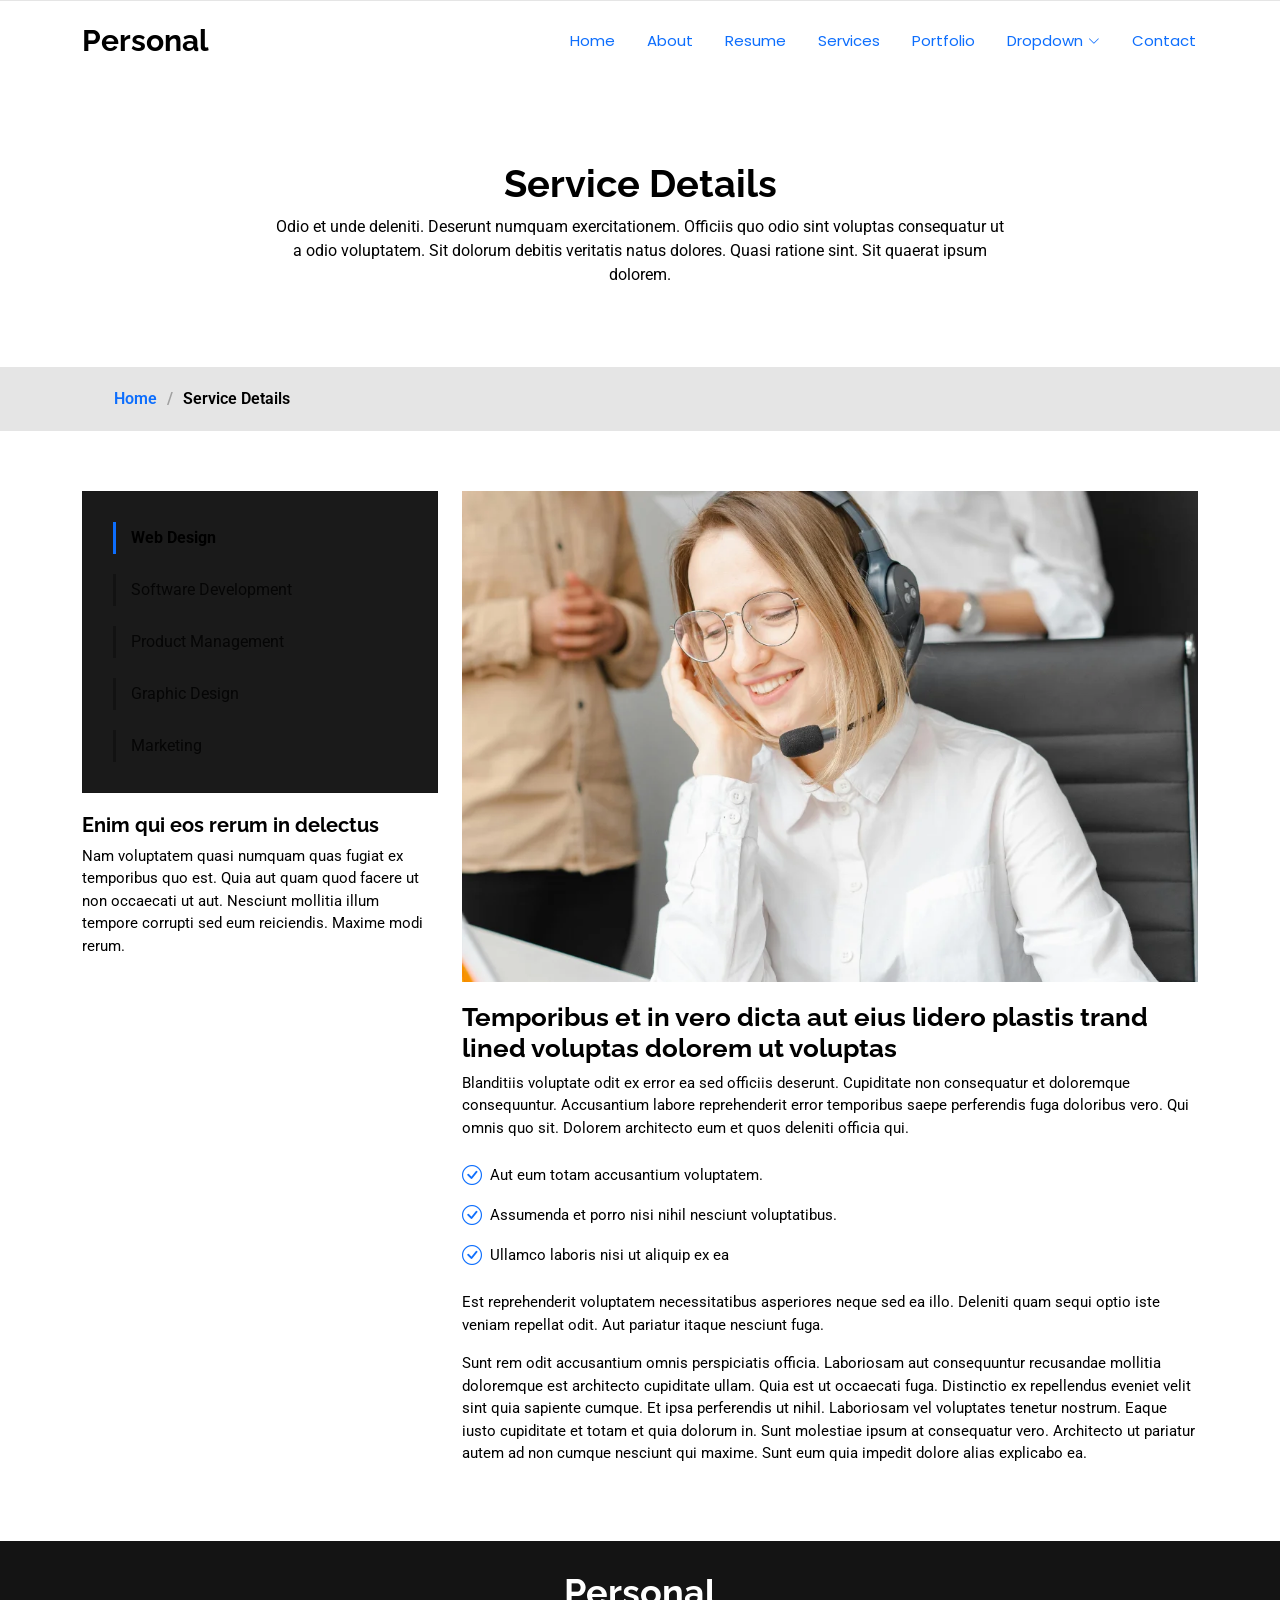
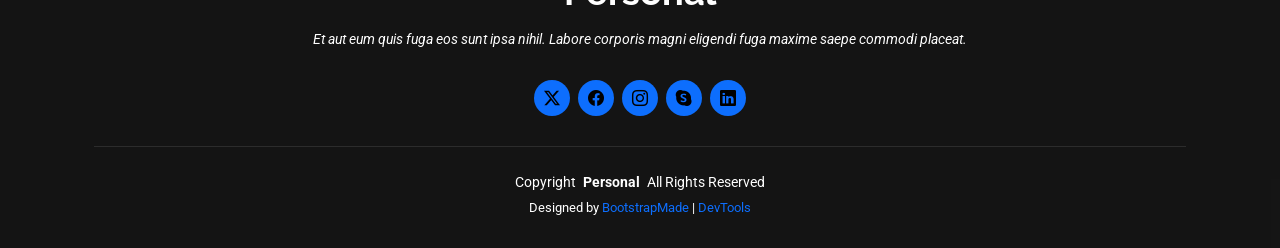
<file: service-details.html>
<!DOCTYPE html>
<html lang="en">

<head>
  <meta charset="utf-8">
  <meta content="width=device-width, initial-scale=1.0" name="viewport">
  <title>Service Details - Personal Bootstrap Template</title>
  <meta name="description" content="">
  <meta name="keywords" content="">

  <!-- Favicons -->
  <link href="assets/img/favicon.png" rel="icon">
  <link href="assets/img/apple-touch-icon.png" rel="apple-touch-icon">

  <!-- Fonts -->
  <link href="https://fonts.googleapis.com" rel="preconnect">
  <link href="https://fonts.gstatic.com" rel="preconnect" crossorigin>
  <link href="https://fonts.googleapis.com/css2?family=Roboto:ital,wght@0,100;0,300;0,400;0,500;0,700;0,900;1,100;1,300;1,400;1,500;1,700;1,900&family=Poppins:ital,wght@0,100;0,200;0,300;0,400;0,500;0,600;0,700;0,800;0,900;1,100;1,200;1,300;1,400;1,500;1,600;1,700;1,800;1,900&family=Raleway:ital,wght@0,100;0,200;0,300;0,400;0,500;0,600;0,700;0,800;0,900;1,100;1,200;1,300;1,400;1,500;1,600;1,700;1,800;1,900&display=swap" rel="stylesheet">

  <!-- Vendor CSS Files -->
  <link href="assets/vendor/bootstrap/css/bootstrap.min.css" rel="stylesheet">
  <link href="assets/vendor/bootstrap-icons/bootstrap-icons.css" rel="stylesheet">
  <link href="assets/vendor/aos/aos.css" rel="stylesheet">
  <link href="assets/vendor/swiper/swiper-bundle.min.css" rel="stylesheet">
  <link href="assets/vendor/glightbox/css/glightbox.min.css" rel="stylesheet">

  <!-- Main CSS File -->
  <link href="assets/css/main.css" rel="stylesheet">

  <!-- =======================================================
  * Template Name: Personal
  * Template URL: https://bootstrapmade.com/personal-free-resume-bootstrap-template/
  * Updated: Mar 05 2025 with Bootstrap v5.3.3
  * Author: BootstrapMade.com
  * License: https://bootstrapmade.com/license/
  ======================================================== -->
</head>

<body class="service-details-page">

  <header id="header" class="header d-flex align-items-center fixed-top">
    <div class="container-fluid container-xl position-relative d-flex align-items-center justify-content-between">

      <a href="index.html" class="logo d-flex align-items-center">
        <!-- Uncomment the line below if you also wish to use an image logo -->
        <!-- <img src="assets/img/logo.webp" alt=""> -->
        <h1 class="sitename">Personal</h1>
      </a>

      <nav id="navmenu" class="navmenu">
        <ul>
          <li><a href="index.html">Home</a></li>
          <li><a href="about.html">About</a></li>
          <li><a href="resume.html">Resume</a></li>
          <li><a href="services.html">Services</a></li>
          <li><a href="portfolio.html">Portfolio</a></li>
          <li class="dropdown"><a href="#"><span>Dropdown</span> <i class="bi bi-chevron-down toggle-dropdown"></i></a>
            <ul>
              <li><a href="#">Dropdown 1</a></li>
              <li class="dropdown"><a href="#"><span>Deep Dropdown</span> <i class="bi bi-chevron-down toggle-dropdown"></i></a>
                <ul>
                  <li><a href="#">Deep Dropdown 1</a></li>
                  <li><a href="#">Deep Dropdown 2</a></li>
                  <li><a href="#">Deep Dropdown 3</a></li>
                  <li><a href="#">Deep Dropdown 4</a></li>
                  <li><a href="#">Deep Dropdown 5</a></li>
                </ul>
              </li>
              <li><a href="#">Dropdown 2</a></li>
              <li><a href="#">Dropdown 3</a></li>
              <li><a href="#">Dropdown 4</a></li>
            </ul>
          </li>
          <li><a href="contact.html">Contact</a></li>
        </ul>
        <i class="mobile-nav-toggle d-xl-none bi bi-list"></i>
      </nav>

    </div>
  </header>

  <main class="main">

    <!-- Page Title -->
    <div class="page-title" data-aos="fade">
      <div class="heading">
        <div class="container">
          <div class="row d-flex justify-content-center text-center">
            <div class="col-lg-8">
              <h1>Service Details</h1>
              <p class="mb-0">Odio et unde deleniti. Deserunt numquam exercitationem. Officiis quo odio sint voluptas consequatur ut a odio voluptatem. Sit dolorum debitis veritatis natus dolores. Quasi ratione sint. Sit quaerat ipsum dolorem.</p>
            </div>
          </div>
        </div>
      </div>
      <nav class="breadcrumbs">
        <div class="container">
          <ol>
            <li><a href="index.html">Home</a></li>
            <li class="current">Service Details</li>
          </ol>
        </div>
      </nav>
    </div><!-- End Page Title -->

    <!-- Service Details Section -->
    <section id="service-details" class="service-details section">

      <div class="container">

        <div class="row gy-4">

          <div class="col-lg-4" data-aos="fade-up" data-aos-delay="100">
            <div class="services-list">
              <a href="#" class="active">Web Design</a>
              <a href="#">Software Development</a>
              <a href="#">Product Management</a>
              <a href="#">Graphic Design</a>
              <a href="#">Marketing</a>
            </div>

            <h4>Enim qui eos rerum in delectus</h4>
            <p>Nam voluptatem quasi numquam quas fugiat ex temporibus quo est. Quia aut quam quod facere ut non occaecati ut aut. Nesciunt mollitia illum tempore corrupti sed eum reiciendis. Maxime modi rerum.</p>
          </div>

          <div class="col-lg-8" data-aos="fade-up" data-aos-delay="200">
            <img src="assets/img/services/services-4.webp" alt="" class="img-fluid services-img">
            <h3>Temporibus et in vero dicta aut eius lidero plastis trand lined voluptas dolorem ut voluptas</h3>
            <p>
              Blanditiis voluptate odit ex error ea sed officiis deserunt. Cupiditate non consequatur et doloremque consequuntur. Accusantium labore reprehenderit error temporibus saepe perferendis fuga doloribus vero. Qui omnis quo sit. Dolorem architecto eum et quos deleniti officia qui.
            </p>
            <ul>
              <li><i class="bi bi-check-circle"></i> <span>Aut eum totam accusantium voluptatem.</span></li>
              <li><i class="bi bi-check-circle"></i> <span>Assumenda et porro nisi nihil nesciunt voluptatibus.</span></li>
              <li><i class="bi bi-check-circle"></i> <span>Ullamco laboris nisi ut aliquip ex ea</span></li>
            </ul>
            <p>
              Est reprehenderit voluptatem necessitatibus asperiores neque sed ea illo. Deleniti quam sequi optio iste veniam repellat odit. Aut pariatur itaque nesciunt fuga.
            </p>
            <p>
              Sunt rem odit accusantium omnis perspiciatis officia. Laboriosam aut consequuntur recusandae mollitia doloremque est architecto cupiditate ullam. Quia est ut occaecati fuga. Distinctio ex repellendus eveniet velit sint quia sapiente cumque. Et ipsa perferendis ut nihil. Laboriosam vel voluptates tenetur nostrum. Eaque iusto cupiditate et totam et quia dolorum in. Sunt molestiae ipsum at consequatur vero. Architecto ut pariatur autem ad non cumque nesciunt qui maxime. Sunt eum quia impedit dolore alias explicabo ea.
            </p>
          </div>

        </div>

      </div>

    </section><!-- /Service Details Section -->

  </main>

  <footer id="footer" class="footer dark-background">
    <div class="container">
      <h3 class="sitename">Personal</h3>
      <p>Et aut eum quis fuga eos sunt ipsa nihil. Labore corporis magni eligendi fuga maxime saepe commodi placeat.</p>
      <div class="social-links d-flex justify-content-center">
        <a href=""><i class="bi bi-twitter-x"></i></a>
        <a href=""><i class="bi bi-facebook"></i></a>
        <a href=""><i class="bi bi-instagram"></i></a>
        <a href=""><i class="bi bi-skype"></i></a>
        <a href=""><i class="bi bi-linkedin"></i></a>
      </div>
      <div class="container">
        <div class="copyright">
          <span>Copyright</span> <strong class="px-1 sitename">Personal</strong> <span>All Rights Reserved</span>
        </div>
        <div class="credits">
          <!-- All the links in the footer should remain intact. -->
          <!-- You can delete the links only if you've purchased the pro version. -->
          <!-- Licensing information: https://bootstrapmade.com/license/ -->
          <!-- Purchase the pro version with working PHP/AJAX contact form: [buy-url] -->
          Designed by <a href="https://bootstrapmade.com/">BootstrapMade</a> | <a href="https://bootstrapmade.com/tools/">DevTools</a>
        </div>
      </div>
    </div>
  </footer>

  <!-- Scroll Top -->
  <a href="#" id="scroll-top" class="scroll-top d-flex align-items-center justify-content-center"><i class="bi bi-arrow-up-short"></i></a>

  <!-- Preloader -->
  <div id="preloader"></div>

  <!-- Vendor JS Files -->
  <script src="assets/vendor/bootstrap/js/bootstrap.bundle.min.js"></script>
  <script src="assets/vendor/php-email-form/validate.js"></script>
  <script src="assets/vendor/aos/aos.js"></script>
  <script src="assets/vendor/typed.js/typed.umd.js"></script>
  <script src="assets/vendor/purecounter/purecounter_vanilla.js"></script>
  <script src="assets/vendor/waypoints/noframework.waypoints.js"></script>
  <script src="assets/vendor/swiper/swiper-bundle.min.js"></script>
  <script src="assets/vendor/glightbox/js/glightbox.min.js"></script>
  <script src="assets/vendor/imagesloaded/imagesloaded.pkgd.min.js"></script>
  <script src="assets/vendor/isotope-layout/isotope.pkgd.min.js"></script>

  <!-- Main JS File -->
  <script src="assets/js/main.js"></script>

</body>

</html>
</file>
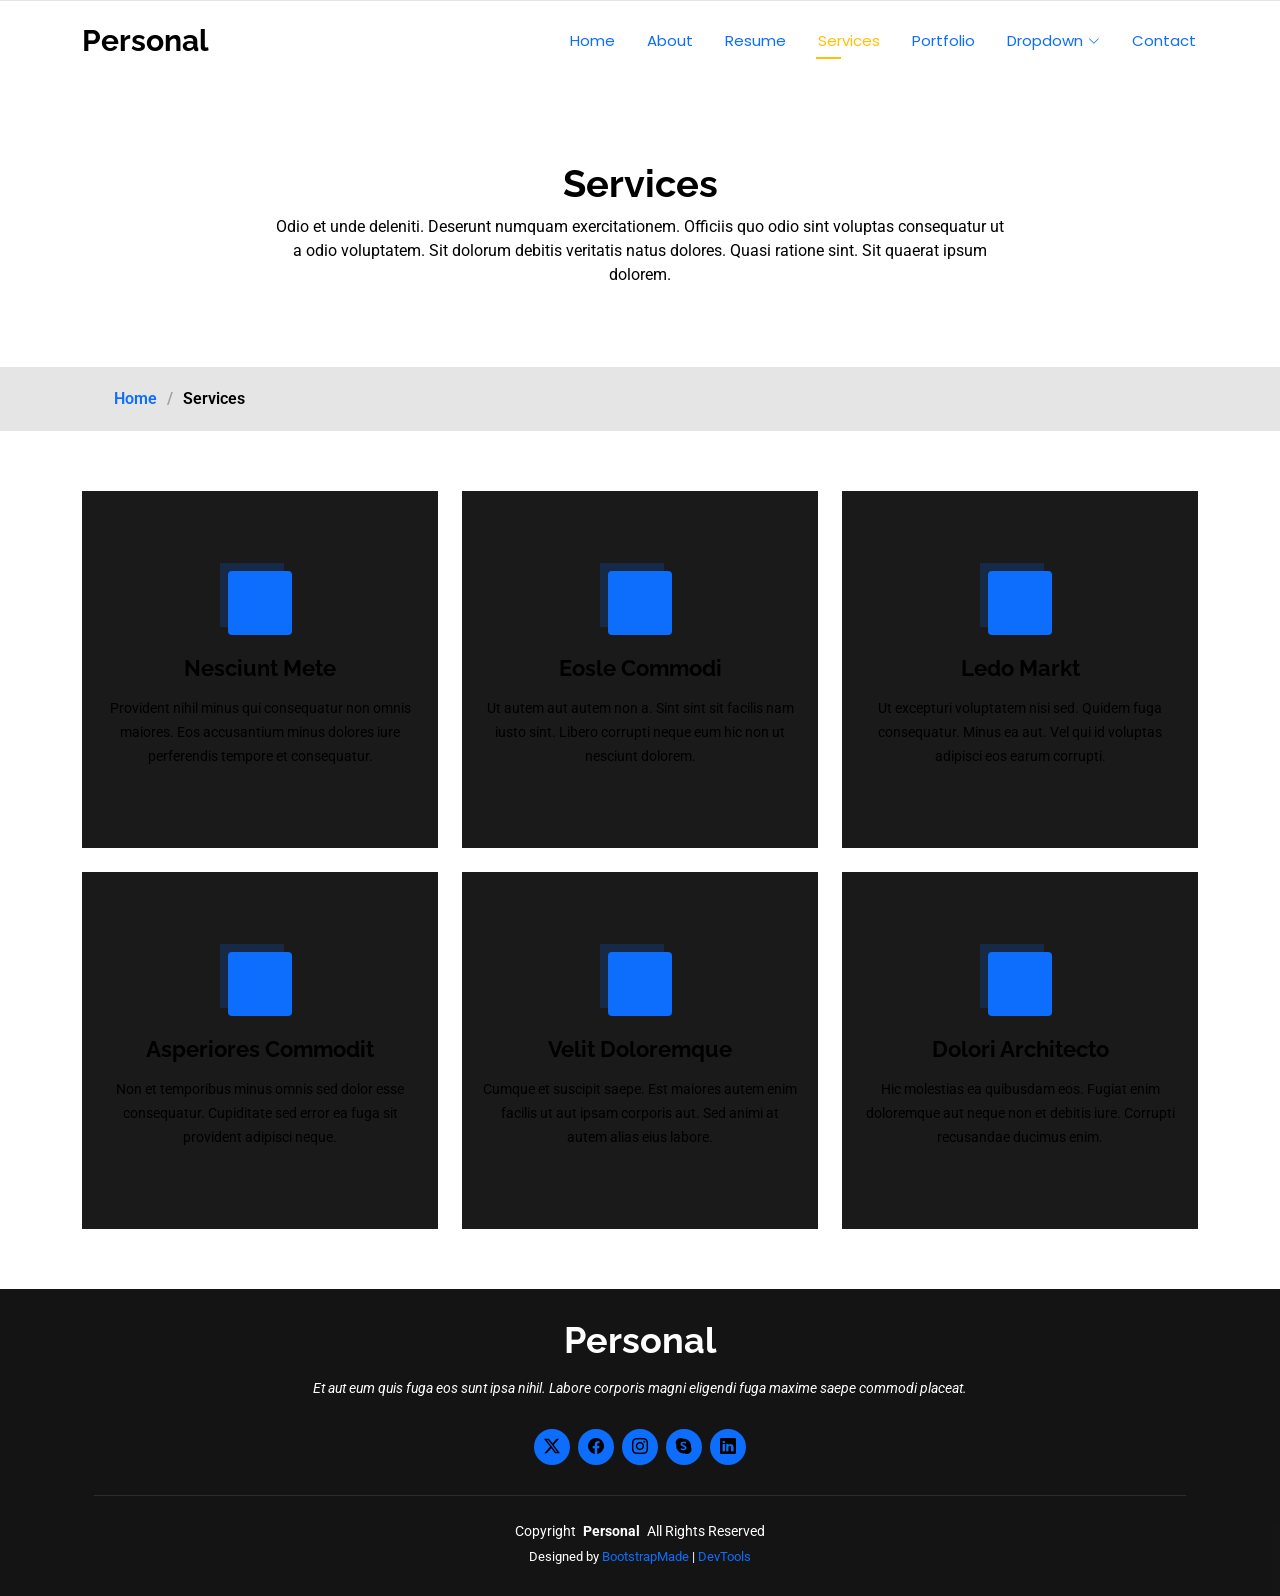
<file: services.html>
<!DOCTYPE html>
<html lang="en">

<head>
  <meta charset="utf-8">
  <meta content="width=device-width, initial-scale=1.0" name="viewport">
  <title>Services - Personal Bootstrap Template</title>
  <meta name="description" content="">
  <meta name="keywords" content="">

  <!-- Favicons -->
  <link href="assets/img/favicon.png" rel="icon">
  <link href="assets/img/apple-touch-icon.png" rel="apple-touch-icon">

  <!-- Fonts -->
  <link href="https://fonts.googleapis.com" rel="preconnect">
  <link href="https://fonts.gstatic.com" rel="preconnect" crossorigin>
  <link href="https://fonts.googleapis.com/css2?family=Roboto:ital,wght@0,100;0,300;0,400;0,500;0,700;0,900;1,100;1,300;1,400;1,500;1,700;1,900&family=Poppins:ital,wght@0,100;0,200;0,300;0,400;0,500;0,600;0,700;0,800;0,900;1,100;1,200;1,300;1,400;1,500;1,600;1,700;1,800;1,900&family=Raleway:ital,wght@0,100;0,200;0,300;0,400;0,500;0,600;0,700;0,800;0,900;1,100;1,200;1,300;1,400;1,500;1,600;1,700;1,800;1,900&display=swap" rel="stylesheet">

  <!-- Vendor CSS Files -->
  <link href="assets/vendor/bootstrap/css/bootstrap.min.css" rel="stylesheet">
  <link href="assets/vendor/bootstrap-icons/bootstrap-icons.css" rel="stylesheet">
  <link href="assets/vendor/aos/aos.css" rel="stylesheet">
  <link href="assets/vendor/swiper/swiper-bundle.min.css" rel="stylesheet">
  <link href="assets/vendor/glightbox/css/glightbox.min.css" rel="stylesheet">

  <!-- Main CSS File -->
  <link href="assets/css/main.css" rel="stylesheet">

  <!-- =======================================================
  * Template Name: Personal
  * Template URL: https://bootstrapmade.com/personal-free-resume-bootstrap-template/
  * Updated: Mar 05 2025 with Bootstrap v5.3.3
  * Author: BootstrapMade.com
  * License: https://bootstrapmade.com/license/
  ======================================================== -->
</head>

<body class="services-page">

  <header id="header" class="header d-flex align-items-center fixed-top">
    <div class="container-fluid container-xl position-relative d-flex align-items-center justify-content-between">

      <a href="index.html" class="logo d-flex align-items-center">
        <!-- Uncomment the line below if you also wish to use an image logo -->
        <!-- <img src="assets/img/logo.webp" alt=""> -->
        <h1 class="sitename">Personal</h1>
      </a>

      <nav id="navmenu" class="navmenu">
        <ul>
          <li><a href="index.html">Home</a></li>
          <li><a href="about.html">About</a></li>
          <li><a href="resume.html">Resume</a></li>
          <li><a href="services.html" class="active">Services</a></li>
          <li><a href="portfolio.html">Portfolio</a></li>
          <li class="dropdown"><a href="#"><span>Dropdown</span> <i class="bi bi-chevron-down toggle-dropdown"></i></a>
            <ul>
              <li><a href="#">Dropdown 1</a></li>
              <li class="dropdown"><a href="#"><span>Deep Dropdown</span> <i class="bi bi-chevron-down toggle-dropdown"></i></a>
                <ul>
                  <li><a href="#">Deep Dropdown 1</a></li>
                  <li><a href="#">Deep Dropdown 2</a></li>
                  <li><a href="#">Deep Dropdown 3</a></li>
                  <li><a href="#">Deep Dropdown 4</a></li>
                  <li><a href="#">Deep Dropdown 5</a></li>
                </ul>
              </li>
              <li><a href="#">Dropdown 2</a></li>
              <li><a href="#">Dropdown 3</a></li>
              <li><a href="#">Dropdown 4</a></li>
            </ul>
          </li>
          <li><a href="contact.html">Contact</a></li>
        </ul>
        <i class="mobile-nav-toggle d-xl-none bi bi-list"></i>
      </nav>

    </div>
  </header>

  <main class="main">

    <!-- Page Title -->
    <div class="page-title" data-aos="fade">
      <div class="heading">
        <div class="container">
          <div class="row d-flex justify-content-center text-center">
            <div class="col-lg-8">
              <h1>Services</h1>
              <p class="mb-0">Odio et unde deleniti. Deserunt numquam exercitationem. Officiis quo odio sint voluptas consequatur ut a odio voluptatem. Sit dolorum debitis veritatis natus dolores. Quasi ratione sint. Sit quaerat ipsum dolorem.</p>
            </div>
          </div>
        </div>
      </div>
      <nav class="breadcrumbs">
        <div class="container">
          <ol>
            <li><a href="index.html">Home</a></li>
            <li class="current">Services</li>
          </ol>
        </div>
      </nav>
    </div><!-- End Page Title -->

    <!-- Services Section -->
    <section id="services" class="services section">

      <div class="container">

        <div class="row gy-4">

          <div class="col-lg-4 col-md-6" data-aos="fade-up" data-aos-delay="100">
            <div class="service-item  position-relative">
              <div class="icon">
                <i class="bi bi-activity"></i>
              </div>
              <a href="service-details.html" class="stretched-link">
                <h3>Nesciunt Mete</h3>
              </a>
              <p>Provident nihil minus qui consequatur non omnis maiores. Eos accusantium minus dolores iure perferendis tempore et consequatur.</p>
            </div>
          </div><!-- End Service Item -->

          <div class="col-lg-4 col-md-6" data-aos="fade-up" data-aos-delay="200">
            <div class="service-item position-relative">
              <div class="icon">
                <i class="bi bi-broadcast"></i>
              </div>
              <a href="service-details.html" class="stretched-link">
                <h3>Eosle Commodi</h3>
              </a>
              <p>Ut autem aut autem non a. Sint sint sit facilis nam iusto sint. Libero corrupti neque eum hic non ut nesciunt dolorem.</p>
            </div>
          </div><!-- End Service Item -->

          <div class="col-lg-4 col-md-6" data-aos="fade-up" data-aos-delay="300">
            <div class="service-item position-relative">
              <div class="icon">
                <i class="bi bi-easel"></i>
              </div>
              <a href="service-details.html" class="stretched-link">
                <h3>Ledo Markt</h3>
              </a>
              <p>Ut excepturi voluptatem nisi sed. Quidem fuga consequatur. Minus ea aut. Vel qui id voluptas adipisci eos earum corrupti.</p>
            </div>
          </div><!-- End Service Item -->

          <div class="col-lg-4 col-md-6" data-aos="fade-up" data-aos-delay="400">
            <div class="service-item position-relative">
              <div class="icon">
                <i class="bi bi-bounding-box-circles"></i>
              </div>
              <a href="service-details.html" class="stretched-link">
                <h3>Asperiores Commodit</h3>
              </a>
              <p>Non et temporibus minus omnis sed dolor esse consequatur. Cupiditate sed error ea fuga sit provident adipisci neque.</p>
              <a href="service-details.html" class="stretched-link"></a>
            </div>
          </div><!-- End Service Item -->

          <div class="col-lg-4 col-md-6" data-aos="fade-up" data-aos-delay="500">
            <div class="service-item position-relative">
              <div class="icon">
                <i class="bi bi-calendar4-week"></i>
              </div>
              <a href="service-details.html" class="stretched-link">
                <h3>Velit Doloremque</h3>
              </a>
              <p>Cumque et suscipit saepe. Est maiores autem enim facilis ut aut ipsam corporis aut. Sed animi at autem alias eius labore.</p>
              <a href="service-details.html" class="stretched-link"></a>
            </div>
          </div><!-- End Service Item -->

          <div class="col-lg-4 col-md-6" data-aos="fade-up" data-aos-delay="600">
            <div class="service-item position-relative">
              <div class="icon">
                <i class="bi bi-chat-square-text"></i>
              </div>
              <a href="service-details.html" class="stretched-link">
                <h3>Dolori Architecto</h3>
              </a>
              <p>Hic molestias ea quibusdam eos. Fugiat enim doloremque aut neque non et debitis iure. Corrupti recusandae ducimus enim.</p>
              <a href="service-details.html" class="stretched-link"></a>
            </div>
          </div><!-- End Service Item -->

        </div>

      </div>

    </section><!-- /Services Section -->

  </main>

  <footer id="footer" class="footer dark-background">
    <div class="container">
      <h3 class="sitename">Personal</h3>
      <p>Et aut eum quis fuga eos sunt ipsa nihil. Labore corporis magni eligendi fuga maxime saepe commodi placeat.</p>
      <div class="social-links d-flex justify-content-center">
        <a href=""><i class="bi bi-twitter-x"></i></a>
        <a href=""><i class="bi bi-facebook"></i></a>
        <a href=""><i class="bi bi-instagram"></i></a>
        <a href=""><i class="bi bi-skype"></i></a>
        <a href=""><i class="bi bi-linkedin"></i></a>
      </div>
      <div class="container">
        <div class="copyright">
          <span>Copyright</span> <strong class="px-1 sitename">Personal</strong> <span>All Rights Reserved</span>
        </div>
        <div class="credits">
          <!-- All the links in the footer should remain intact. -->
          <!-- You can delete the links only if you've purchased the pro version. -->
          <!-- Licensing information: https://bootstrapmade.com/license/ -->
          <!-- Purchase the pro version with working PHP/AJAX contact form: [buy-url] -->
          Designed by <a href="https://bootstrapmade.com/">BootstrapMade</a> | <a href="https://bootstrapmade.com/tools/">DevTools</a>
        </div>
      </div>
    </div>
  </footer>

  <!-- Scroll Top -->
  <a href="#" id="scroll-top" class="scroll-top d-flex align-items-center justify-content-center"><i class="bi bi-arrow-up-short"></i></a>

  <!-- Preloader -->
  <div id="preloader"></div>

  <!-- Vendor JS Files -->
  <script src="assets/vendor/bootstrap/js/bootstrap.bundle.min.js"></script>
  <script src="assets/vendor/php-email-form/validate.js"></script>
  <script src="assets/vendor/aos/aos.js"></script>
  <script src="assets/vendor/typed.js/typed.umd.js"></script>
  <script src="assets/vendor/purecounter/purecounter_vanilla.js"></script>
  <script src="assets/vendor/waypoints/noframework.waypoints.js"></script>
  <script src="assets/vendor/swiper/swiper-bundle.min.js"></script>
  <script src="assets/vendor/glightbox/js/glightbox.min.js"></script>
  <script src="assets/vendor/imagesloaded/imagesloaded.pkgd.min.js"></script>
  <script src="assets/vendor/isotope-layout/isotope.pkgd.min.js"></script>

  <!-- Main JS File -->
  <script src="assets/js/main.js"></script>

</body>

</html>
</file>
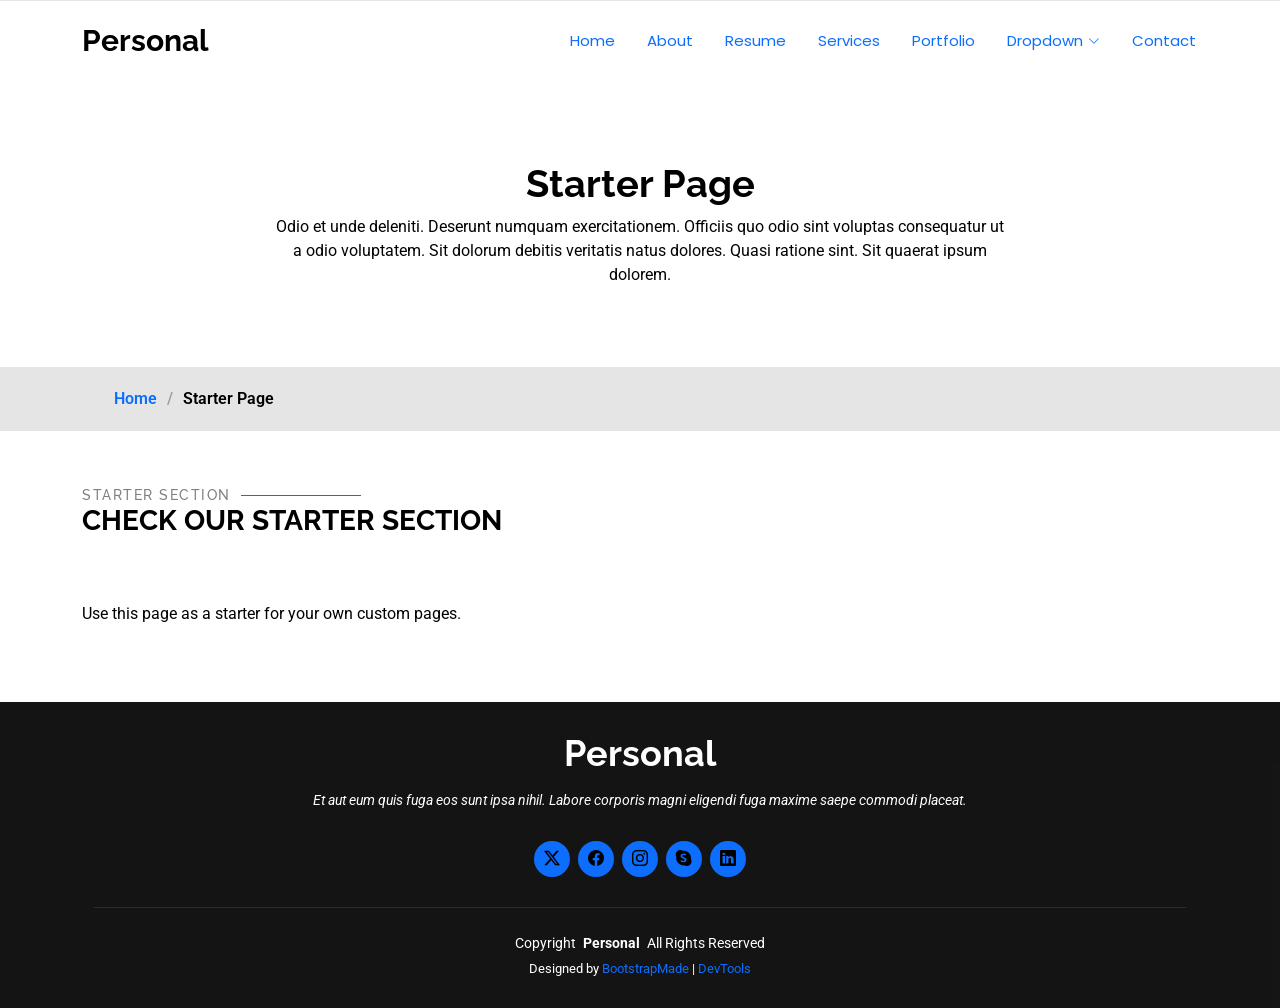
<file: starter-page.html>
<!DOCTYPE html>
<html lang="en">

<head>
  <meta charset="utf-8">
  <meta content="width=device-width, initial-scale=1.0" name="viewport">
  <title>Starter Page - Personal Bootstrap Template</title>
  <meta name="description" content="">
  <meta name="keywords" content="">

  <!-- Favicons -->
  <link href="assets/img/favicon.png" rel="icon">
  <link href="assets/img/apple-touch-icon.png" rel="apple-touch-icon">

  <!-- Fonts -->
  <link href="https://fonts.googleapis.com" rel="preconnect">
  <link href="https://fonts.gstatic.com" rel="preconnect" crossorigin>
  <link href="https://fonts.googleapis.com/css2?family=Roboto:ital,wght@0,100;0,300;0,400;0,500;0,700;0,900;1,100;1,300;1,400;1,500;1,700;1,900&family=Poppins:ital,wght@0,100;0,200;0,300;0,400;0,500;0,600;0,700;0,800;0,900;1,100;1,200;1,300;1,400;1,500;1,600;1,700;1,800;1,900&family=Raleway:ital,wght@0,100;0,200;0,300;0,400;0,500;0,600;0,700;0,800;0,900;1,100;1,200;1,300;1,400;1,500;1,600;1,700;1,800;1,900&display=swap" rel="stylesheet">

  <!-- Vendor CSS Files -->
  <link href="assets/vendor/bootstrap/css/bootstrap.min.css" rel="stylesheet">
  <link href="assets/vendor/bootstrap-icons/bootstrap-icons.css" rel="stylesheet">
  <link href="assets/vendor/aos/aos.css" rel="stylesheet">
  <link href="assets/vendor/swiper/swiper-bundle.min.css" rel="stylesheet">
  <link href="assets/vendor/glightbox/css/glightbox.min.css" rel="stylesheet">

  <!-- Main CSS File -->
  <link href="assets/css/main.css" rel="stylesheet">

  <!-- =======================================================
  * Template Name: Personal
  * Template URL: https://bootstrapmade.com/personal-free-resume-bootstrap-template/
  * Updated: Mar 05 2025 with Bootstrap v5.3.3
  * Author: BootstrapMade.com
  * License: https://bootstrapmade.com/license/
  ======================================================== -->
</head>

<body class="starter-page-page">

  <header id="header" class="header d-flex align-items-center fixed-top">
    <div class="container-fluid container-xl position-relative d-flex align-items-center justify-content-between">

      <a href="index.html" class="logo d-flex align-items-center">
        <!-- Uncomment the line below if you also wish to use an image logo -->
        <!-- <img src="assets/img/logo.webp" alt=""> -->
        <h1 class="sitename">Personal</h1>
      </a>

      <nav id="navmenu" class="navmenu">
        <ul>
          <li><a href="index.html">Home</a></li>
          <li><a href="about.html">About</a></li>
          <li><a href="resume.html">Resume</a></li>
          <li><a href="services.html">Services</a></li>
          <li><a href="portfolio.html">Portfolio</a></li>
          <li class="dropdown"><a href="#"><span>Dropdown</span> <i class="bi bi-chevron-down toggle-dropdown"></i></a>
            <ul>
              <li><a href="#">Dropdown 1</a></li>
              <li class="dropdown"><a href="#"><span>Deep Dropdown</span> <i class="bi bi-chevron-down toggle-dropdown"></i></a>
                <ul>
                  <li><a href="#">Deep Dropdown 1</a></li>
                  <li><a href="#">Deep Dropdown 2</a></li>
                  <li><a href="#">Deep Dropdown 3</a></li>
                  <li><a href="#">Deep Dropdown 4</a></li>
                  <li><a href="#">Deep Dropdown 5</a></li>
                </ul>
              </li>
              <li><a href="#">Dropdown 2</a></li>
              <li><a href="#">Dropdown 3</a></li>
              <li><a href="#">Dropdown 4</a></li>
            </ul>
          </li>
          <li><a href="contact.html">Contact</a></li>
        </ul>
        <i class="mobile-nav-toggle d-xl-none bi bi-list"></i>
      </nav>

    </div>
  </header>

  <main class="main">

    <!-- Page Title -->
    <div class="page-title" data-aos="fade">
      <div class="heading">
        <div class="container">
          <div class="row d-flex justify-content-center text-center">
            <div class="col-lg-8">
              <h1>Starter Page</h1>
              <p class="mb-0">Odio et unde deleniti. Deserunt numquam exercitationem. Officiis quo odio sint voluptas consequatur ut a odio voluptatem. Sit dolorum debitis veritatis natus dolores. Quasi ratione sint. Sit quaerat ipsum dolorem.</p>
            </div>
          </div>
        </div>
      </div>
      <nav class="breadcrumbs">
        <div class="container">
          <ol>
            <li><a href="index.html">Home</a></li>
            <li class="current">Starter Page</li>
          </ol>
        </div>
      </nav>
    </div><!-- End Page Title -->

    <!-- Starter Section Section -->
    <section id="starter-section" class="starter-section section">

      <!-- Section Title -->
      <div class="container section-title" data-aos="fade-up">
        <h2>Starter Section</h2>
        <div><span>Check Our</span> <span class="description-title">Starter Section</span></div>
      </div><!-- End Section Title -->

      <div class="container" data-aos="fade-up">
        <p>Use this page as a starter for your own custom pages.</p>
      </div>

    </section><!-- /Starter Section Section -->

  </main>

  <footer id="footer" class="footer dark-background">
    <div class="container">
      <h3 class="sitename">Personal</h3>
      <p>Et aut eum quis fuga eos sunt ipsa nihil. Labore corporis magni eligendi fuga maxime saepe commodi placeat.</p>
      <div class="social-links d-flex justify-content-center">
        <a href=""><i class="bi bi-twitter-x"></i></a>
        <a href=""><i class="bi bi-facebook"></i></a>
        <a href=""><i class="bi bi-instagram"></i></a>
        <a href=""><i class="bi bi-skype"></i></a>
        <a href=""><i class="bi bi-linkedin"></i></a>
      </div>
      <div class="container">
        <div class="copyright">
          <span>Copyright</span> <strong class="px-1 sitename">Personal</strong> <span>All Rights Reserved</span>
        </div>
        <div class="credits">
          <!-- All the links in the footer should remain intact. -->
          <!-- You can delete the links only if you've purchased the pro version. -->
          <!-- Licensing information: https://bootstrapmade.com/license/ -->
          <!-- Purchase the pro version with working PHP/AJAX contact form: [buy-url] -->
          Designed by <a href="https://bootstrapmade.com/">BootstrapMade</a> | <a href="https://bootstrapmade.com/tools/">DevTools</a>
        </div>
      </div>
    </div>
  </footer>

  <!-- Scroll Top -->
  <a href="#" id="scroll-top" class="scroll-top d-flex align-items-center justify-content-center"><i class="bi bi-arrow-up-short"></i></a>

  <!-- Preloader -->
  <div id="preloader"></div>

  <!-- Vendor JS Files -->
  <script src="assets/vendor/bootstrap/js/bootstrap.bundle.min.js"></script>
  <script src="assets/vendor/php-email-form/validate.js"></script>
  <script src="assets/vendor/aos/aos.js"></script>
  <script src="assets/vendor/typed.js/typed.umd.js"></script>
  <script src="assets/vendor/purecounter/purecounter_vanilla.js"></script>
  <script src="assets/vendor/waypoints/noframework.waypoints.js"></script>
  <script src="assets/vendor/swiper/swiper-bundle.min.js"></script>
  <script src="assets/vendor/glightbox/js/glightbox.min.js"></script>
  <script src="assets/vendor/imagesloaded/imagesloaded.pkgd.min.js"></script>
  <script src="assets/vendor/isotope-layout/isotope.pkgd.min.js"></script>

  <!-- Main JS File -->
  <script src="assets/js/main.js"></script>

</body>

</html>
</file>
<file: assets/css/main.css>
/**
* Template Name: Personal
* Template URL: https://bootstrapmade.com/personal-free-resume-bootstrap-template/
* Updated: Mar 05 2025 with Bootstrap v5.3.3
* Author: BootstrapMade.com
* License: https://bootstrapmade.com/license/
*/

/*--------------------------------------------------------------
# Font & Color Variables
# Help: https://bootstrapmade.com/color-system/
--------------------------------------------------------------*/
/* Fonts */
:root {
  --default-font: "Roboto",  system-ui, -apple-system, "Segoe UI", Roboto, "Helvetica Neue", Arial, "Noto Sans", "Liberation Sans", sans-serif, "Apple Color Emoji", "Segoe UI Emoji", "Segoe UI Symbol", "Noto Color Emoji";
  --heading-font: "Raleway",  sans-serif;
  --nav-font: "Poppins",  sans-serif;
}

/* Global Colors - The following color variables are used throughout the website. Updating them here will change the color scheme of the entire website */
:root { 
  --bs-danger-bg-subtle:#f8d7da; /* Background color for the entire website, including individual sections */
  --default-color: #000000; /* Default color used for the majority of the text content across the entire website */
  --heading-color: #000000;; /* Color for headings, subheadings and title throughout the website */
  --accent-color: #0d6efd; /* Accent color that represents your brand on the website. It's used for buttons, links, and other elements that need to stand out */
  --surface-color: #1a1a1a; /* The surface color is used as a background of boxed elements within sections, such as cards, icon boxes, or other elements that require a visual separation from the global background. */
  --contrast-color: #000000; /* Contrast color for text, ensuring readability against backgrounds of accent, heading, or default colors. */
}

/* Nav Menu Colors - The following color variables are used specifically for the navigation menu. They are separate from the global colors to allow for more customization options */
:root {
  --nav-color: #0d6efd;  /* The default color of the main navmenu links */
  --nav-hover-color: #ffc107; /* Applied to main navmenu links when they are hovered over or active */
  --nav-mobile-background-color: #1a1a1a; /* Used as the background color for mobile navigation menu */
  --nav-dropdown-background-color: #1a1a1a; /* Used as the background color for dropdown items that appear when hovering over primary navigation items */
  --nav-dropdown-color: #fafafa; /* Used for navigation links of the dropdown items in the navigation menu. */
  --nav-dropdown-hover-color: #18d26e; /* Similar to --nav-hover-color, this color is applied to dropdown navigation links when they are hovered over. */
}

/* Color Presets - These classes override global colors when applied to any section or element, providing reuse of the sam color scheme. */

.light-background {
  --background-color: #1a1a1a;
  --surface-color: #343434;
}

.dark-background {
  --background-color: rgba(15, 15, 15, 0.975);
  --default-color: #ffffff;
  --heading-color: #ffffff;
  --surface-color: #292929f9;
  --contrast-color: #000000;
}

/* Smooth scroll */
:root {
  scroll-behavior: smooth;
}

/*--------------------------------------------------------------
# General Styling & Shared Classes
--------------------------------------------------------------*/
body {
  color: var(--default-color);
  background-color: var(--background-color);
  font-family: var(--default-font);
}

a {
  color: var(--accent-color);
  text-decoration: none;
  transition: 0.3s;
}

a:hover {
  color: color-mix(in srgb, var(--accent-color), transparent 25%);
  text-decoration: none;
}

h1,
h2,
h3,
h4,
h5,
h6 {
  color: var(--heading-color);
  font-family: var(--heading-font);
}

/* PHP Email Form Messages
------------------------------*/
.php-email-form .error-message {
  display: none;
  background: #df1529;
  color: #ffffff;
  text-align: left;
  padding: 15px;
  margin-bottom: 24px;
  font-weight: 600;
}

.php-email-form .sent-message {
  display: none;
  color: #ffffff;
  background: #059652;
  text-align: center;
  padding: 15px;
  margin-bottom: 24px;
  font-weight: 600;
}

.php-email-form .loading {
  display: none;
  background: var(--surface-color);
  text-align: center;
  padding: 15px;
  margin-bottom: 24px;
}

.php-email-form .loading:before {
  content: "";
  display: inline-block;
  border-radius: 50%;
  width: 24px;
  height: 24px;
  margin: 0 10px -6px 0;
  border: 3px solid var(--accent-color);
  border-top-color: var(--surface-color);
  animation: php-email-form-loading 1s linear infinite;
}

@keyframes php-email-form-loading {
  0% {
    transform: rotate(0deg);
  }

  100% {
    transform: rotate(360deg);
  }
}

/*--------------------------------------------------------------
# Global Header
--------------------------------------------------------------*/
.header {
  --background-color: rgba(0, 0, 0, 0);
  color: var(--default-color);
  background-color: var(--background-color);
  padding: 15px 0;
  transition: all 0.5s;
  z-index: 997;
}

.header .logo {
  line-height: 1;
}

.header .logo img {
  max-height: 32px;
  margin-right: 8px;
}

.header .logo h1 {
  font-size: 30px;
  margin: 0;
  font-weight: 700;
  color: var(--heading-color);
}

.scrolled .header {
  box-shadow: 0px 0 18px rgba(0, 0, 0, 0.1);
}

/* Global Header on Scroll
------------------------------*/
.scrolled .header {
  --background-color: rgba(0, 0, 0, 0.8);
}

/*--------------------------------------------------------------
# Navigation Menu
--------------------------------------------------------------*/
/* Desktop Navigation */
@media (min-width: 1200px) {
  .navmenu {
    padding: 0;
  }

  .navmenu ul {
    margin: 0;
    padding: 0;
    display: flex;
    list-style: none;
    align-items: center;
  }

  .navmenu li {
    position: relative;
  }

  .navmenu>ul>li {
    white-space: nowrap;
    padding: 15px 14px;
  }

  .navmenu>ul>li:last-child {
    padding-right: 0;
  }

  .navmenu a,
  .navmenu a:focus {
    color: var(--nav-color);
    font-size: 15px;
    padding: 0 2px;
    font-family: var(--nav-font);
    font-weight: 400;
    display: flex;
    align-items: center;
    justify-content: space-between;
    white-space: nowrap;
    transition: 0.3s;
    position: relative;
  }

  .navmenu a i,
  .navmenu a:focus i {
    font-size: 12px;
    line-height: 0;
    margin-left: 5px;
    transition: 0.3s;
  }

  .navmenu>ul>li>a:before {
    content: "";
    position: absolute;
    height: 2px;
    bottom: -6px;
    left: 0;
    background-color: var(--nav-hover-color);
    visibility: hidden;
    width: 0px;
    transition: all 0.3s ease-in-out 0s;
  }

  .navmenu a:hover:before,
  .navmenu li:hover>a:before,
  .navmenu .active:before {
    visibility: visible;
    width: 25px;
  }

  .navmenu li:hover>a,
  .navmenu .active,
  .navmenu .active:focus {
    color: var(--nav-hover-color);
  }

  .navmenu .dropdown ul {
    margin: 0;
    padding: 10px 0;
    background: var(--nav-dropdown-background-color);
    display: block;
    position: absolute;
    visibility: hidden;
    left: 14px;
    top: 130%;
    opacity: 0;
    transition: 0.3s;
    border-radius: 4px;
    z-index: 99;
    box-shadow: 0px 0px 30px rgba(0, 0, 0, 0.1);
  }

  .navmenu .dropdown ul li {
    min-width: 200px;
  }

  .navmenu .dropdown ul a {
    padding: 10px 20px;
    font-size: 15px;
    text-transform: none;
    color: var(--nav-dropdown-color);
  }

  .navmenu .dropdown ul a i {
    font-size: 12px;
  }

  .navmenu .dropdown ul a:hover,
  .navmenu .dropdown ul .active:hover,
  .navmenu .dropdown ul li:hover>a {
    color: var(--nav-dropdown-hover-color);
  }

  .navmenu .dropdown:hover>ul {
    opacity: 1;
    top: 100%;
    visibility: visible;
  }

  .navmenu .dropdown .dropdown ul {
    top: 0;
    left: -90%;
    visibility: hidden;
  }

  .navmenu .dropdown .dropdown:hover>ul {
    opacity: 1;
    top: 0;
    left: -100%;
    visibility: visible;
  }
}

/* Mobile Navigation */
@media (max-width: 1199px) {
  .mobile-nav-toggle {
    color: var(--nav-color);
    font-size: 28px;
    line-height: 0;
    margin-right: 10px;
    cursor: pointer;
    transition: color 0.3s;
  }

  .navmenu {
    padding: 0;
    z-index: 9997;
  }

  .navmenu ul {
    display: none;
    list-style: none;
    position: absolute;
    inset: 60px 20px 20px 20px;
    padding: 10px 0;
    margin: 0;
    border-radius: 6px;
    background-color: var(--nav-mobile-background-color);
    border: 1px solid color-mix(in srgb, var(--default-color), transparent 90%);
    box-shadow: none;
    overflow-y: auto;
    transition: 0.3s;
    z-index: 9998;
  }

  .navmenu a,
  .navmenu a:focus {
    color: var(--nav-dropdown-color);
    padding: 10px 20px;
    font-family: var(--nav-font);
    font-size: 17px;
    font-weight: 500;
    display: flex;
    align-items: center;
    justify-content: space-between;
    white-space: nowrap;
    transition: 0.3s;
  }

  .navmenu a i,
  .navmenu a:focus i {
    font-size: 12px;
    line-height: 0;
    margin-left: 5px;
    width: 30px;
    height: 30px;
    display: flex;
    align-items: center;
    justify-content: center;
    border-radius: 50%;
    transition: 0.3s;
    background-color: color-mix(in srgb, var(--accent-color), transparent 90%);
  }

  .navmenu a i:hover,
  .navmenu a:focus i:hover {
    background-color: var(--accent-color);
    color: var(--contrast-color);
  }

  .navmenu a:hover,
  .navmenu .active,
  .navmenu .active:focus {
    color: var(--nav-dropdown-hover-color);
  }

  .navmenu .active i,
  .navmenu .active:focus i {
    background-color: var(--accent-color);
    color: var(--contrast-color);
    transform: rotate(180deg);
  }

  .navmenu .dropdown ul {
    position: static;
    display: none;
    z-index: 99;
    padding: 10px 0;
    margin: 10px 20px;
    background-color: var(--nav-dropdown-background-color);
    transition: all 0.5s ease-in-out;
  }

  .navmenu .dropdown ul ul {
    background-color: rgba(33, 37, 41, 0.1);
  }

  .navmenu .dropdown>.dropdown-active {
    display: block;
    background-color: rgba(33, 37, 41, 0.03);
  }

  .mobile-nav-active {
    overflow: hidden;
  }

  .mobile-nav-active .mobile-nav-toggle {
    color: #fff;
    position: absolute;
    font-size: 32px;
    top: 15px;
    right: 15px;
    margin-right: 0;
    z-index: 9999;
  }

  .mobile-nav-active .navmenu {
    position: fixed;
    overflow: hidden;
    inset: 0;
    background: rgba(33, 37, 41, 0.8);
    transition: 0.3s;
  }

  .mobile-nav-active .navmenu>ul {
    display: block;
  }
}

/*--------------------------------------------------------------
# Global Footer
--------------------------------------------------------------*/
.footer {
  color: var(--default-color);
  background-color: var(--background-color);
  font-size: 14px;
  text-align: center;
  padding: 30px 0;
  position: relative;
}

.footer h3 {
  font-size: 36px;
  font-weight: 700;
  position: relative;
  padding: 0;
  margin: 0 0 15px 0;
}

.footer p {
  font-size: 15;
  font-style: italic;
  padding: 0;
  margin: 0 0 30px 0;
}

.footer .social-links {
  margin: 0 0 30px 0;
}

.footer .social-links a {
  font-size: 16px;
  display: flex;
  align-items: center;
  justify-content: center;
  background: var(--accent-color);
  color: var(--contrast-color);
  line-height: 1;
  margin: 0 4px;
  border-radius: 50%;
  text-align: center;
  width: 36px;
  height: 36px;
  transition: 0.3s;
}

.footer .social-links a:hover {
  background: color-mix(in srgb, var(--accent-color), transparent 20%);
  text-decoration: none;
}

.footer .copyright {
  padding-top: 25px;
  border-top: 1px solid color-mix(in srgb, var(--default-color), transparent 90%);
}

.footer .credits {
  font-size: 13px;
  padding-top: 5px;
}

/*--------------------------------------------------------------
# Preloader
--------------------------------------------------------------*/
#preloader {
  position: fixed;
  inset: 0;
  z-index: 999999;
  overflow: hidden;
  background: var(--background-color);
  transition: all 0.6s ease-out;
}

#preloader:before {
  content: "";
  position: fixed;
  top: calc(50% - 30px);
  left: calc(50% - 30px);
  border: 6px solid #ffffff;
  border-color: var(--accent-color) transparent var(--accent-color) transparent;
  border-radius: 50%;
  width: 60px;
  height: 60px;
  animation: animate-preloader 1.5s linear infinite;
}

@keyframes animate-preloader {
  0% {
    transform: rotate(0deg);
  }

  100% {
    transform: rotate(360deg);
  }
}

/*--------------------------------------------------------------
# Scroll Top Button
--------------------------------------------------------------*/
.scroll-top {
  position: fixed;
  visibility: hidden;
  opacity: 0;
  right: 15px;
  bottom: -15px;
  z-index: 99999;
  background-color: var(--accent-color);
  width: 44px;
  height: 44px;
  border-radius: 50px;
  transition: all 0.4s;
}

.scroll-top i {
  font-size: 24px;
  color: var(--contrast-color);
  line-height: 0;
}

.scroll-top:hover {
  background-color: color-mix(in srgb, var(--accent-color), transparent 20%);
  color: var(--contrast-color);
}

.scroll-top.active {
  visibility: visible;
  opacity: 1;
  bottom: 15px;
}

/*--------------------------------------------------------------
# Disable aos animation delay on mobile devices
--------------------------------------------------------------*/
@media screen and (max-width: 768px) {
  [data-aos-delay] {
    transition-delay: 0 !important;
  }
}

/*--------------------------------------------------------------
# Global Page Titles & Breadcrumbs
--------------------------------------------------------------*/
.page-title {
  color: var(--default-color);
  background-color: var(--background-color);
  position: relative;
}

.page-title .heading {
  padding: 160px 0 80px 0;
  border-top: 1px solid color-mix(in srgb, var(--default-color), transparent 90%);
}

.page-title .heading h1 {
  font-size: 38px;
  font-weight: 700;
}

.page-title nav {
  background-color: color-mix(in srgb, var(--default-color), transparent 90%);
  padding: 20px 0;
}

.page-title nav ol {
  display: flex;
  flex-wrap: wrap;
  list-style: none;
  margin: 0;
  font-size: 16px;
  font-weight: 600;
}

.page-title nav ol li+li {
  padding-left: 10px;
}

.page-title nav ol li+li::before {
  content: "/";
  display: inline-block;
  padding-right: 10px;
  color: color-mix(in srgb, var(--default-color), transparent 70%);
}

/*--------------------------------------------------------------
# Global Sections
--------------------------------------------------------------*/
section,
.section {
  color: var(--default-color);
  background-color: var(--background-color);
  padding: 60px 0;
  scroll-margin-top: 100px;
  overflow: clip;
}

@media (max-width: 1199px) {

  section,
  .section {
    scroll-margin-top: 66px;
  }
}

/*--------------------------------------------------------------
# Global Section Titles
--------------------------------------------------------------*/
.section-title {
  padding-bottom: 60px;
  position: relative;
}

.section-title h2 {
  font-size: 14px;
  font-weight: 500;
  padding: 0;
  line-height: 1px;
  margin: 0;
  letter-spacing: 1.5px;
  text-transform: uppercase;
  color: color-mix(in srgb, var(--default-color), transparent 50%);
  position: relative;
}

.section-title h2::after {
  content: "";
  width: 120px;
  height: 1px;
  display: inline-block;
  background: var(--accent-color);
  margin: 4px 10px;
}

.section-title div {
  color: var(--heading-color);
  margin: 0;
  margin: 0;
  font-size: 28px;
  font-weight: 700;
  text-transform: uppercase;
  font-family: var(--heading-font);
}

/*--------------------------------------------------------------
# Hero Section
--------------------------------------------------------------*/
.hero {
  width: 100%;
  min-height: 100vh;
  position: relative;
  padding: 80px 0;
  display: flex;
  align-items: center;
  justify-content: center;
}

.hero img {
  position: absolute;
  inset: 0;
  display: block;
  width: 100%;
  height: 100%;
  object-fit: cover;
  z-index: 1;
}

.hero .container {
  position: relative;
  z-index: 3;
}

.hero h2 {
  margin: 0;
  font-size: 64px;
  font-weight: 700;
}

.hero p {
  margin: 5px 0 0 0;
  font-size: 26px;
}

.hero p span {
  letter-spacing: 1px;
  border-bottom: 2px solid var(--accent-color);
}

.hero .social-links {
  margin-top: 25px;
}

.hero .social-links a {
  background-color: color-mix(in srgb, var(--default-color), transparent 90%);
  color: var(--default-color);
  font-size: 14px;
  width: 40px;
  height: 40px;
  border-radius: 50px;
  display: inline-flex;
  align-items: center;
  justify-content: center;
  margin-right: 20px;
  transition: 0.3s;
}

.hero .social-links a:hover {
  background-color: var(--accent-color);
}

@media (max-width: 768px) {
  .hero h2 {
    font-size: 32px;
  }

  .hero p {
    font-size: 20px;
  }
}

/*--------------------------------------------------------------
# About Section
--------------------------------------------------------------*/
.about .content h2 {
  font-weight: 700;
  font-size: 24px;
}

.about .content ul {
  list-style: none;
  padding: 0;
}

.about .content ul li {
  margin-bottom: 20px;
  display: flex;
  align-items: center;
}

.about .content ul strong {
  margin-right: 10px;
}

.about .content ul i {
  font-size: 16px;
  margin-right: 5px;
  color: var(--accent-color);
  line-height: 0;
}

/*--------------------------------------------------------------
# Stats Section
--------------------------------------------------------------*/
.stats i {
  background-color: var(--surface-color);
  color: var(--accent-color);
  box-shadow: 0px 2px 25px rgba(0, 0, 0, 0.1);
  width: 54px;
  height: 54px;
  font-size: 24px;
  border-radius: 50px;
  border: 2px solid var(--background-color);
  display: inline-flex;
  align-items: center;
  justify-content: center;
  position: relative;
  z-index: 1;
}

.stats .stats-item {
  background-color: var(--surface-color);
  margin-top: -27px;
  padding: 30px 30px 25px 30px;
  width: 100%;
  position: relative;
  text-align: center;
  box-shadow: 0px 2px 35px rgba(0, 0, 0, 0.1);
  border-radius: 4px;
  z-index: 0;
}

.stats .stats-item span {
  font-size: 36px;
  display: block;
  font-weight: 700;
  color: color-mix(in srgb, var(--default-color), transparent 20%);
}

.stats .stats-item p {
  padding: 0;
  margin: 0;
  font-family: var(--heading-font);
  font-size: 16px;
}

/*--------------------------------------------------------------
# Skills Section
--------------------------------------------------------------*/
.skills .progress {
  height: 60px;
  display: block;
  background: none;
  border-radius: 0;
}

.skills .progress .skill {
  color: var(--heading-color);
  padding: 0;
  margin: 0 0 6px 0;
  text-transform: uppercase;
  display: block;
  font-weight: 600;
  font-family: var(--heading-font);
}

.skills .progress .skill .val {
  float: right;
  font-style: normal;
}

.skills .progress-bar-wrap {
  background: color-mix(in srgb, var(--default-color), transparent 90%);
  height: 10px;
}

.skills .progress-bar {
  width: 1px;
  height: 10px;
  transition: 0.9s;
  background-color: var(--accent-color);
}

/*--------------------------------------------------------------
# Interests Section
--------------------------------------------------------------*/
.interests .features-item {
  background-color: var(--surface-color);
  display: flex;
  align-items: center;
  padding: 20px;
  transition: 0.3s;
  border: 1px solid color-mix(in srgb, var(--default-color), transparent 90%);
  position: relative;
}

.interests .features-item i {
  font-size: 32px;
  padding-right: 10px;
  line-height: 0;
}

.interests .features-item h3 {
  font-weight: 700;
  margin: 0;
  padding: 0;
  line-height: 1;
  font-size: 16px;
}

.interests .features-item h3 a {
  color: var(--heading-color);
  transition: 0.3s;
}

.interests .features-item:hover {
  border-color: var(--accent-color);
}

.interests .features-item:hover h3 a {
  color: var(--accent-color);
}

/*--------------------------------------------------------------
# Testimonials Section
--------------------------------------------------------------*/
.testimonials .testimonials-carousel,
.testimonials .testimonials-slider {
  overflow: hidden;
}

.testimonials .testimonial-item {
  box-sizing: content-box;
  min-height: 320px;
}

.testimonials .testimonial-item .testimonial-img {
  width: 90px;
  border-radius: 50%;
  margin: -40px 0 0 40px;
  position: relative;
  z-index: 2;
  border: 6px solid var(--background-color);
}

.testimonials .testimonial-item h3 {
  font-size: 18px;
  font-weight: bold;
  margin: 10px 0 5px 45px;
}

.testimonials .testimonial-item h4 {
  font-size: 14px;
  color: color-mix(in srgb, var(--default-color), transparent 20%);
  margin: 0 0 0 45px;
}

.testimonials .testimonial-item .quote-icon-left,
.testimonials .testimonial-item .quote-icon-right {
  color: color-mix(in srgb, var(--accent-color), transparent 50%);
  font-size: 26px;
  line-height: 0;
}

.testimonials .testimonial-item .quote-icon-left {
  display: inline-block;
  left: -5px;
  position: relative;
}

.testimonials .testimonial-item .quote-icon-right {
  display: inline-block;
  right: -5px;
  position: relative;
  top: 10px;
  transform: scale(-1, -1);
}

.testimonials .testimonial-item p {
  font-style: italic;
  margin: 0 15px 0 15px;
  padding: 20px 20px 60px 20px;
  background: var(--surface-color);
  border-radius: 6px;
  position: relative;
  z-index: 1;
}

.testimonials .swiper-wrapper {
  height: auto;
}

.testimonials .swiper-pagination {
  margin-top: 20px;
  position: relative;
}

.testimonials .swiper-pagination .swiper-pagination-bullet {
  width: 12px;
  height: 12px;
  background-color: var(--background-color);
  opacity: 1;
  border: 1px solid var(--accent-color);
}

.testimonials .swiper-pagination .swiper-pagination-bullet-active {
  background-color: var(--accent-color);
}

/*--------------------------------------------------------------
# Resume Section
--------------------------------------------------------------*/
.resume .resume-title {
  color: var(--heading-color);
  font-size: 26px;
  font-weight: 700;
  margin-top: 20px;
  margin-bottom: 20px;
}

.resume .resume-item {
  padding: 0 0 20px 20px;
  margin-top: -2px;
  border-left: 2px solid var(--accent-color);
  position: relative;
}

.resume .resume-item h4 {
  line-height: 18px;
  font-size: 18px;
  font-weight: 600;
  text-transform: uppercase;
  color: color-mix(in srgb, var(--default-color), transparent 20%);
  margin-bottom: 10px;
}

.resume .resume-item h5 {
  font-size: 16px;
  padding: 5px 15px;
  display: inline-block;
  font-weight: 600;
  margin-bottom: 10px;
}

.resume .resume-item ul {
  padding-left: 20px;
}

.resume .resume-item ul li {
  padding-bottom: 10px;
}

.resume .resume-item:last-child {
  padding-bottom: 0;
}

.resume .resume-item::before {
  content: "";
  position: absolute;
  width: 16px;
  height: 16px;
  border-radius: 50px;
  left: -9px;
  top: 0;
  background: var(--background-color);
  border: 2px solid var(--accent-color);
}

/*--------------------------------------------------------------
# Services Section
--------------------------------------------------------------*/
.services .service-item {
  background-color: var(--surface-color);
  text-align: center;
  padding: 80px 20px;
  transition: all ease-in-out 0.3s;
  height: 100%;
}

.services .service-item .icon {
  margin: 0 auto;
  width: 64px;
  height: 64px;
  background: var(--accent-color);
  border-radius: 4px;
  display: flex;
  align-items: center;
  justify-content: center;
  margin-bottom: 20px;
  transition: 0.3s;
  transform-style: preserve-3d;
}

.services .service-item .icon i {
  color: var(--contrast-color);
  font-size: 28px;
  transition: ease-in-out 0.3s;
}

.services .service-item .icon::before {
  position: absolute;
  content: "";
  left: -8px;
  top: -8px;
  height: 100%;
  width: 100%;
  background: color-mix(in srgb, var(--accent-color), transparent 80%);
  border-radius: 5px;
  transition: all 0.3s ease-out 0s;
  transform: translateZ(-1px);
}

.services .service-item h3 {
  font-weight: 700;
  margin: 10px 0 15px 0;
  font-size: 22px;
}

.services .service-item p {
  line-height: 24px;
  font-size: 14px;
  margin-bottom: 0;
}

.services .service-item:hover {
  background: var(--accent-color);
  border-color: var(--accent-color);
}

.services .service-item:hover .icon {
  background: var(--surface-color);
}

.services .service-item:hover .icon i {
  color: var(--accent-color);
}

.services .service-item:hover .icon::before {
  background: color-mix(in srgb, var(--background-color), transparent 70%);
}

.services .service-item:hover h3,
.services .service-item:hover p {
  color: var(--contrast-color);
}

/*--------------------------------------------------------------
# Service Details Section
--------------------------------------------------------------*/
.service-details .services-list {
  background-color: var(--surface-color);
  padding: 10px 30px;
  border: 1px solid color-mix(in srgb, var(--default-color), transparent 90%);
  margin-bottom: 20px;
}

.service-details .services-list a {
  display: block;
  line-height: 1;
  padding: 8px 0 8px 15px;
  border-left: 3px solid color-mix(in srgb, var(--default-color), transparent 70%);
  margin: 20px 0;
  color: color-mix(in srgb, var(--default-color), transparent 20%);
  transition: 0.3s;
}

.service-details .services-list a.active {
  color: var(--heading-color);
  font-weight: 700;
  border-color: var(--accent-color);
}

.service-details .services-list a:hover {
  border-color: var(--accent-color);
}

.service-details .services-img {
  margin-bottom: 20px;
}

.service-details h3 {
  font-size: 26px;
  font-weight: 700;
}

.service-details h4 {
  font-size: 20px;
  font-weight: 700;
}

.service-details p {
  font-size: 15px;
}

.service-details ul {
  list-style: none;
  padding: 0;
  font-size: 15px;
}

.service-details ul li {
  padding: 5px 0;
  display: flex;
  align-items: center;
}

.service-details ul i {
  font-size: 20px;
  margin-right: 8px;
  color: var(--accent-color);
}

/*--------------------------------------------------------------
# Portfolio Section
--------------------------------------------------------------*/
.portfolio .portfolio-filters {
  padding: 0;
  margin: 0 auto 20px auto;
  list-style: none;
  text-align: center;
}

.portfolio .portfolio-filters li {
  cursor: pointer;
  display: inline-block;
  padding: 0;
  font-size: 18px;
  font-weight: 500;
  margin: 0 10px;
  line-height: 1;
  margin-bottom: 5px;
  transition: all 0.3s ease-in-out;
}

.portfolio .portfolio-filters li:hover,
.portfolio .portfolio-filters li.filter-active {
  color: var(--accent-color);
}

.portfolio .portfolio-filters li:first-child {
  margin-left: 0;
}

.portfolio .portfolio-filters li:last-child {
  margin-right: 0;
}

@media (max-width: 575px) {
  .portfolio .portfolio-filters li {
    font-size: 14px;
    margin: 0 5px;
  }
}

.portfolio .portfolio-content {
  position: relative;
  overflow: hidden;
}

.portfolio .portfolio-content img {
  transition: 0.3s;
}

.portfolio .portfolio-content .portfolio-info {
  opacity: 0;
  position: absolute;
  inset: 0;
  z-index: 3;
  transition: all ease-in-out 0.3s;
  background: rgba(0, 0, 0, 0.6);
  padding: 15px;
}

.portfolio .portfolio-content .portfolio-info h4 {
  font-size: 14px;
  padding: 5px 10px;
  font-weight: 400;
  color: #ffffff;
  display: inline-block;
  background-color: var(--accent-color);
}

.portfolio .portfolio-content .portfolio-info p {
  position: absolute;
  bottom: 10px;
  text-align: center;
  display: inline-block;
  left: 0;
  right: 0;
  font-size: 16px;
  font-weight: 600;
  color: rgba(255, 255, 255, 0.8);
}

.portfolio .portfolio-content .portfolio-info .preview-link,
.portfolio .portfolio-content .portfolio-info .details-link {
  position: absolute;
  left: calc(50% - 40px);
  font-size: 26px;
  top: calc(50% - 14px);
  color: #fff;
  transition: 0.3s;
  line-height: 1.2;
}

.portfolio .portfolio-content .portfolio-info .preview-link:hover,
.portfolio .portfolio-content .portfolio-info .details-link:hover {
  color: var(--accent-color);
}

.portfolio .portfolio-content .portfolio-info .details-link {
  left: 50%;
  font-size: 34px;
  line-height: 0;
}

.portfolio .portfolio-content:hover .portfolio-info {
  opacity: 1;
}

.portfolio .portfolio-content:hover img {
  transform: scale(1.1);
}

/*--------------------------------------------------------------
# Portfolio Details Section
--------------------------------------------------------------*/
.portfolio-details .portfolio-details-slider img {
  width: 100%;
}

.portfolio-details .portfolio-details-slider .swiper-pagination {
  margin-top: 20px;
  position: relative;
}

.portfolio-details .portfolio-details-slider .swiper-pagination .swiper-pagination-bullet {
  width: 12px;
  height: 12px;
  background-color: color-mix(in srgb, var(--default-color), transparent 85%);
  opacity: 1;
}

.portfolio-details .portfolio-details-slider .swiper-pagination .swiper-pagination-bullet-active {
  background-color: var(--accent-color);
}

.portfolio-details .portfolio-info {
  background-color: var(--surface-color);
  padding: 30px;
  box-shadow: 0px 0 30px rgba(0, 0, 0, 0.1);
}

.portfolio-details .portfolio-info h3 {
  font-size: 22px;
  font-weight: 700;
  margin-bottom: 20px;
  padding-bottom: 20px;
  border-bottom: 1px solid color-mix(in srgb, var(--default-color), transparent 85%);
}

.portfolio-details .portfolio-info ul {
  list-style: none;
  padding: 0;
  font-size: 15px;
}

.portfolio-details .portfolio-info ul li+li {
  margin-top: 10px;
}

.portfolio-details .portfolio-description {
  padding-top: 30px;
}

.portfolio-details .portfolio-description h2 {
  font-size: 26px;
  font-weight: 700;
  margin-bottom: 20px;
}

.portfolio-details .portfolio-description p {
  padding: 0;
  color: color-mix(in srgb, var(--default-color), transparent 30%);
}

/*--------------------------------------------------------------
# Starter Section Section
--------------------------------------------------------------*/
.starter-section {
  /* Add your styles here */
}

/*--------------------------------------------------------------
# Contact Section
--------------------------------------------------------------*/
.contact .info-item {
  box-shadow: 0px 0px 20px rgba(0, 0, 0, 0.1);
  padding: 20px 30px;
}

.contact .info-item .icon {
  color: var(--contrast-color);
  background-color: var(--accent-color);
  width: 56px;
  height: 56px;
  font-size: 24px;
  display: flex;
  justify-content: center;
  align-items: center;
  transition: all 0.3s ease-in-out;
  border-radius: 50%;
  margin-right: 15px;
}

.contact .info-item h3 {
  font-size: 18px;
  font-weight: 700;
  margin: 0 0 2px 0;
}

.contact .info-item p {
  padding: 0;
  margin-bottom: 0;
  font-size: 14px;
}

.contact .info-item .social-links a {
  font-size: 24px;
  display: inline-block;
  line-height: 1;
  margin: 4px 6px 0 0;
  transition: 0.3s;
  color: color-mix(in srgb, var(--default-color), transparent 50%);
}

.contact .info-item .social-links a:hover {
  color: var(--accent-color);
}

.contact .php-email-form {
  box-shadow: 0px 0px 20px rgba(0, 0, 0, 0.1);
  padding: 30px;
  margin-top: 30px;
}

@media (max-width: 575px) {
  .contact .php-email-form {
    padding: 20px;
  }
}

.contact .php-email-form input[type=text],
.contact .php-email-form input[type=email],
.contact .php-email-form textarea {
  color: var(--default-color);
  background-color: color-mix(in srgb, var(--background-color), transparent 50%);
  border-color: color-mix(in srgb, var(--default-color), transparent 80%);
  font-size: 14px;
  padding: 10px 15px;
  box-shadow: none;
  border-radius: 0;
}

.contact .php-email-form input[type=text]:focus,
.contact .php-email-form input[type=email]:focus,
.contact .php-email-form textarea:focus {
  border-color: var(--accent-color);
}

.contact .php-email-form input[type=text]::placeholder,
.contact .php-email-form input[type=email]::placeholder,
.contact .php-email-form textarea::placeholder {
  color: color-mix(in srgb, var(--default-color), transparent 70%);
}

.contact .php-email-form button[type=submit] {
  color: var(--contrast-color);
  background: var(--accent-color);
  border: 0;
  padding: 10px 30px;
  transition: 0.4s;
  border-radius: 50px;
}

.contact .php-email-form button[type=submit]:hover {
  background: color-mix(in srgb, var(--accent-color), transparent 20%);
}
</file>
